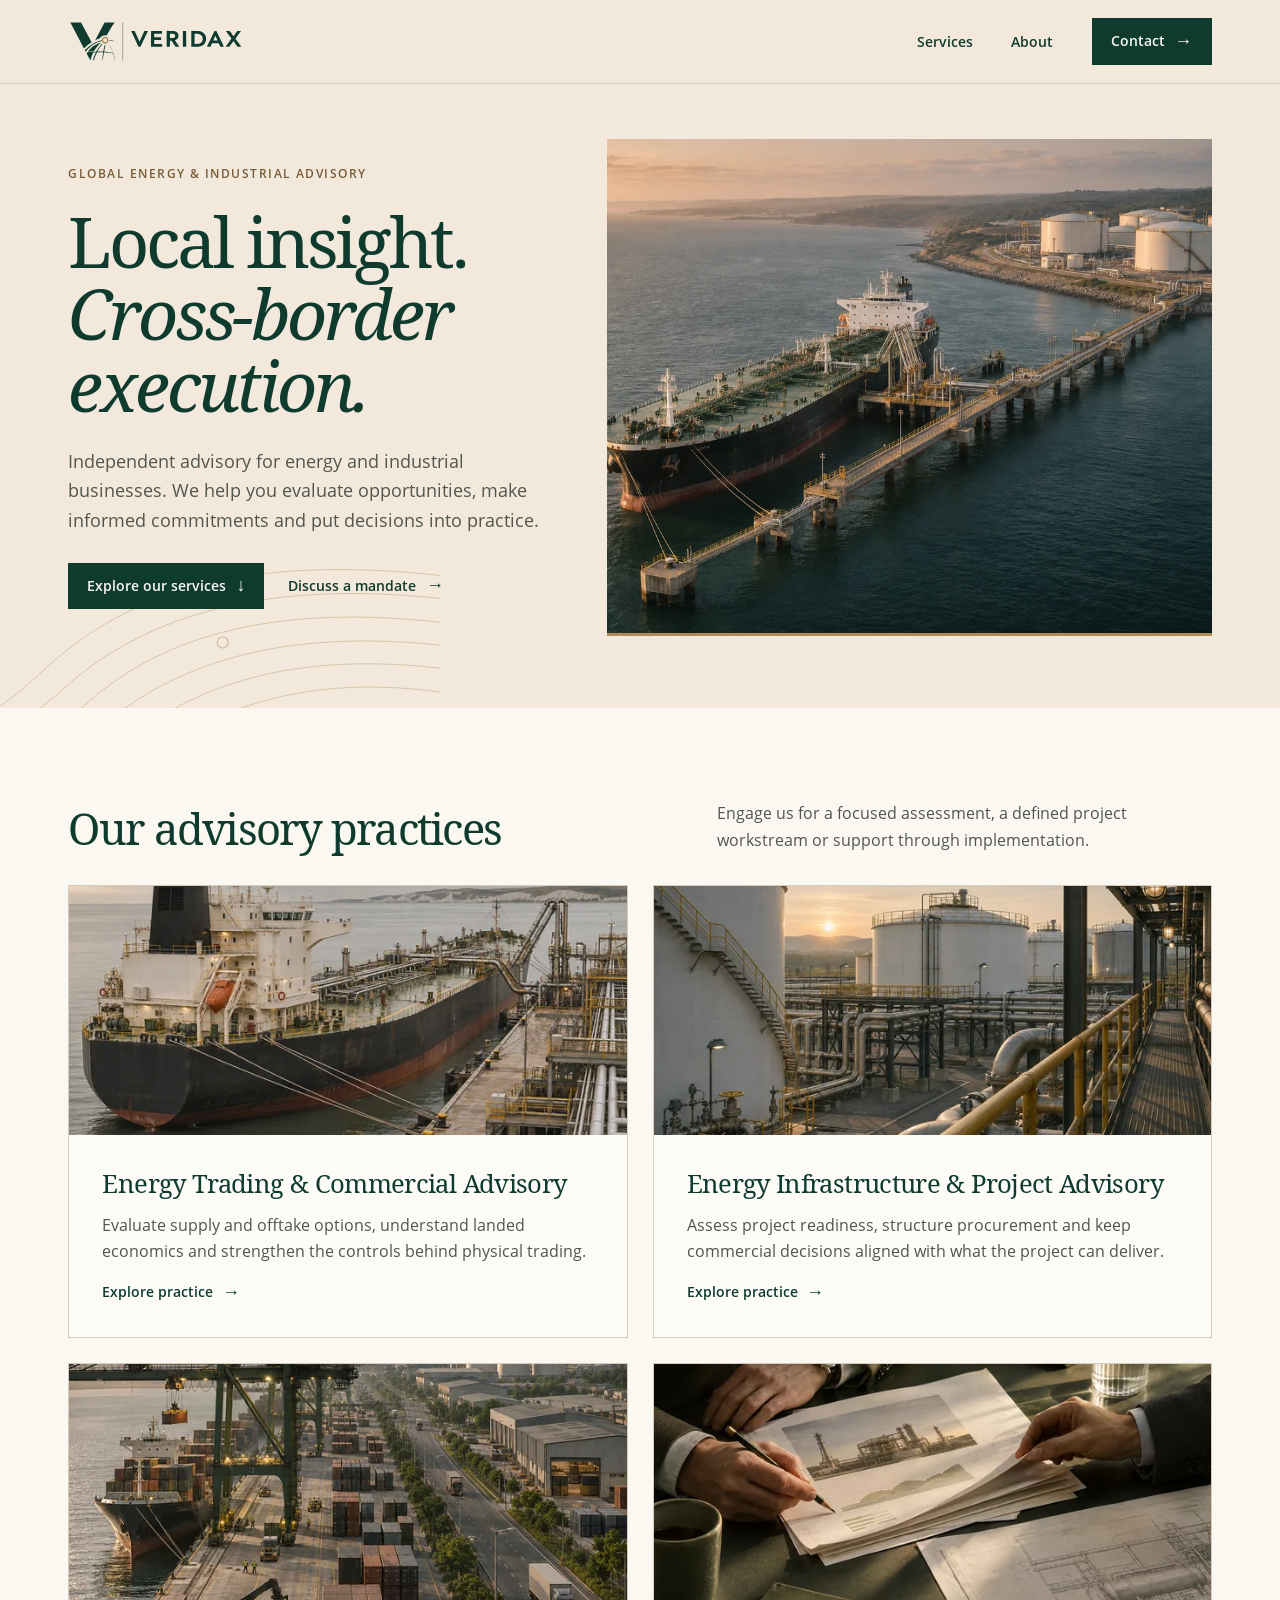
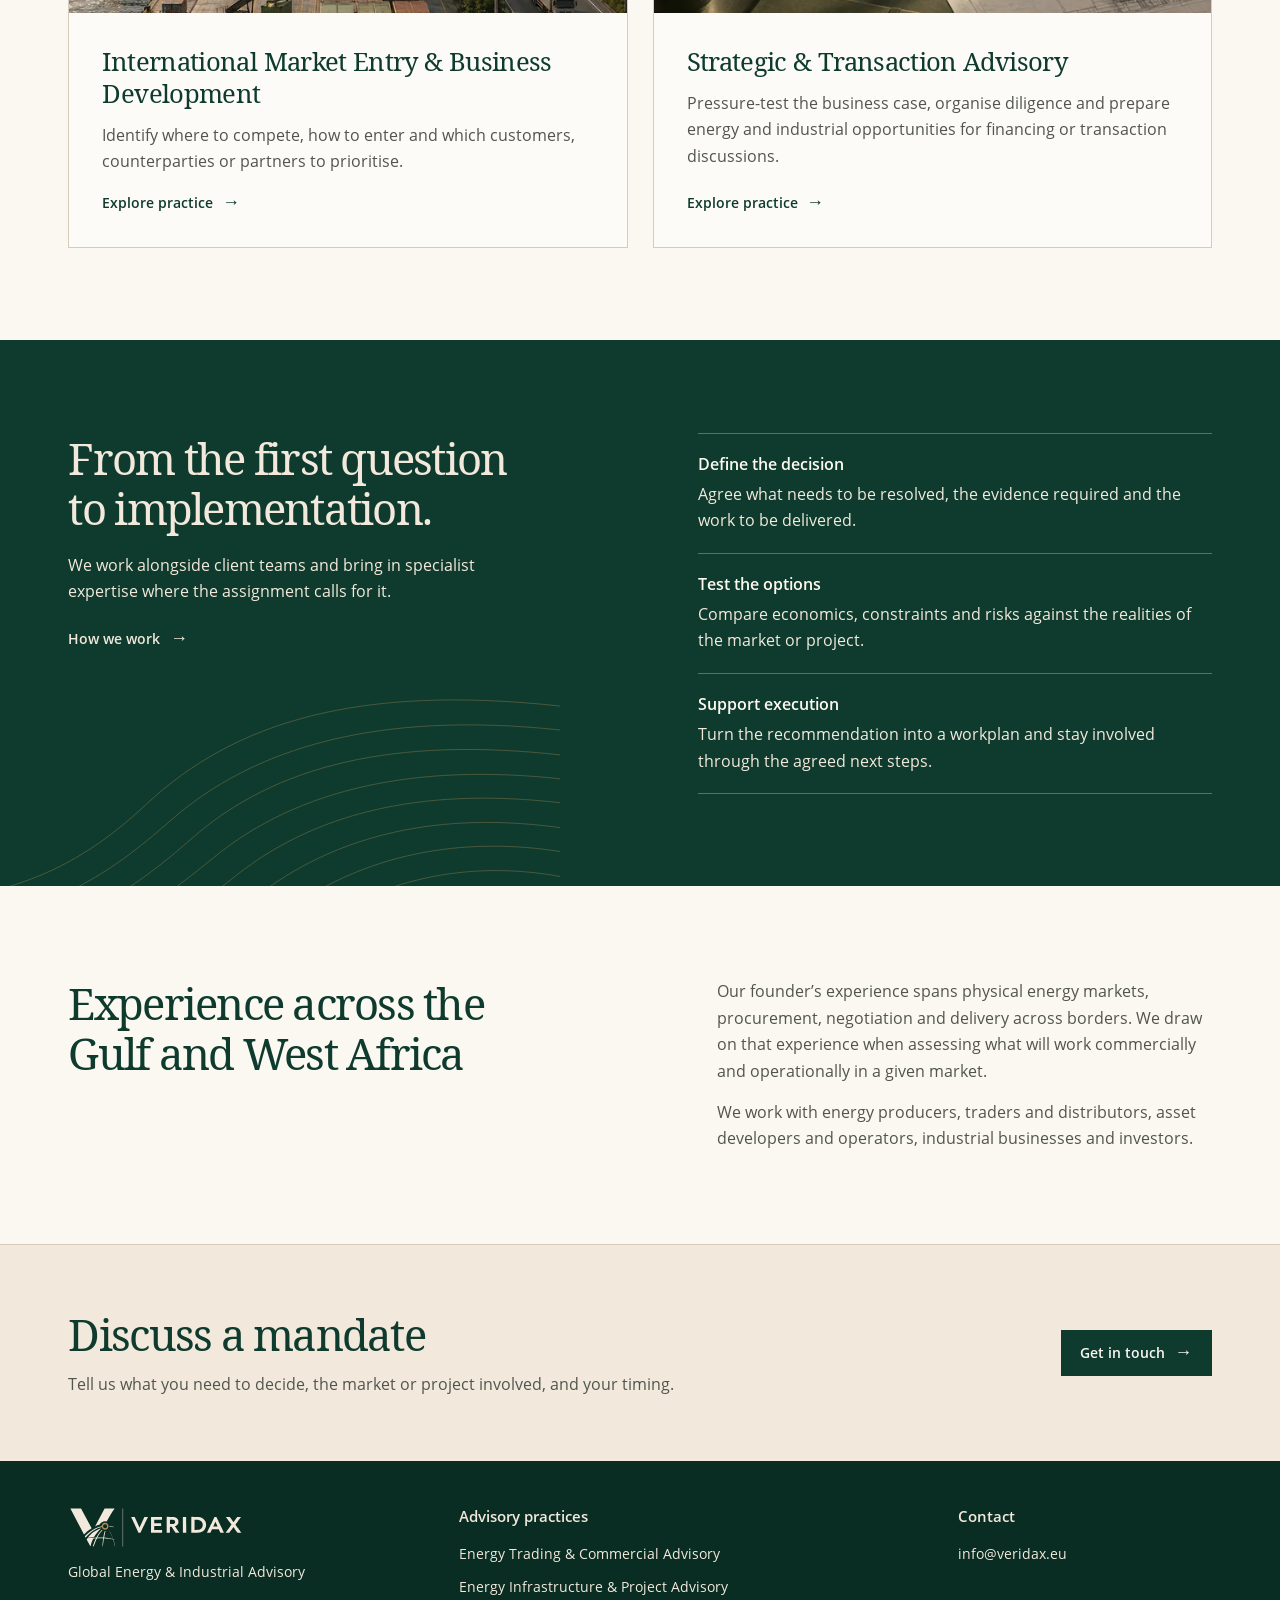
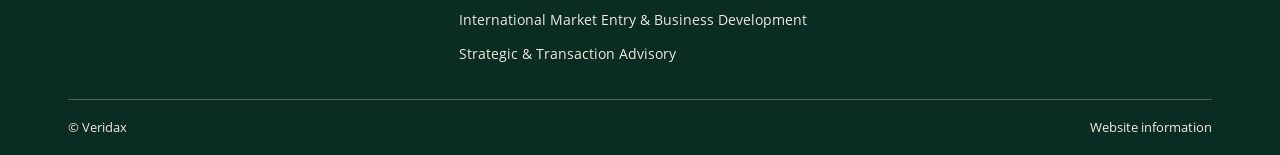
<file: index.html>
<!doctype html>
<html lang="en">
<head>
  <meta charset="utf-8">
  <meta name="viewport" content="width=device-width, initial-scale=1">
  <title>Veridax | Global Energy &amp; Industrial Advisory</title>
  <meta name="description" content="Veridax advises energy and industrial businesses on physical trading, infrastructure projects, market entry and transactions.">
  <meta name="theme-color" content="#F2E9DC">
  <link rel="canonical" href="https://veridax.eu/">
  <meta property="og:type" content="website">
  <meta property="og:site_name" content="Veridax">
  <meta property="og:title" content="Veridax | Global Energy &amp; Industrial Advisory">
  <meta property="og:description" content="Veridax advises energy and industrial businesses on physical trading, infrastructure projects, market entry and transactions.">
  <meta property="og:url" content="https://veridax.eu/">
  <meta property="og:image" content="https://veridax.eu/veridax-share.jpg">
  <meta property="og:image:width" content="1200">
  <meta property="og:image:height" content="630">
  <meta property="og:image:alt" content="Veridax wordmark and an illustrative coastal energy terminal">
  <meta name="twitter:card" content="summary_large_image">
  <link rel="icon" href="veridax-emblem.svg" type="image/svg+xml">
  <link rel="icon" href="favicon-32.png" type="image/png" sizes="32x32">
  <link rel="apple-touch-icon" href="apple-touch-icon.png">
  <link rel="stylesheet" href="site.css">
  <script src="site.js" defer></script>
  <script type="application/ld+json">{"@context": "https://schema.org", "@type": "Organization", "name": "Veridax", "url": "https://veridax.eu/", "email": "info@veridax.eu", "logo": "https://veridax.eu/veridax-logo-512.png", "description": "Veridax advises energy and industrial businesses on physical trading, infrastructure projects, market entry and transactions."}</script>
</head>
<body class="home-page">
  <a class="skip-link" href="#main">Skip to content</a>
  <header class="site-header">
    <div class="wrap header-inner">
      <a class="header-brand" href="index.html" aria-label="Veridax home">
        <img src="veridax-wordmark.svg" alt="Veridax" width="682" height="166">
      </a>
      <nav class="desktop-nav" aria-label="Main navigation"><a href="#services">Services</a>
        <a href="about.html">About</a>
        <a class="button button-primary nav-contact" href="contact.html">Contact <span class="link-arrow" aria-hidden="true">→</span></a></nav>
      <details class="mobile-menu">
        <summary>Menu <span class="menu-icon" aria-hidden="true"></span></summary>
        <nav aria-label="Main navigation"><a href="#services">Services</a>
        <a href="about.html">About</a>
        <a class="button button-primary nav-contact" href="contact.html">Contact <span class="link-arrow" aria-hidden="true">→</span></a></nav>
      </details>
    </div>
  </header>
  <main id="main" tabindex="-1">
    <section class="home-hero" aria-labelledby="hero-title">
      <div class="wrap home-hero-grid">
        <div class="home-hero-copy">
          <p class="eyebrow">Global Energy &amp; Industrial Advisory</p>
          <h1 id="hero-title">Local insight.<br><em>Cross-border<br class="hero-title-break"> execution.</em></h1>
          <p class="lede">Independent advisory for energy and industrial businesses. We help you evaluate opportunities, make informed commitments and put decisions into practice.</p>
          <div class="actions">
            <a class="button button-primary" href="#services">Explore our services <span class="link-arrow" aria-hidden="true">↓</span></a>
            <a class="text-link" href="contact.html">Discuss a mandate <span class="link-arrow" aria-hidden="true">→</span></a>
          </div>
        </div>
        <div class="home-hero-image"><img src="coastal-terminal-1500.webp" srcset="coastal-terminal-640.webp 640w, coastal-terminal-1080.webp 1080w, coastal-terminal-1500.webp 1500w" sizes="(max-width: 800px) 94vw, (max-width: 1320px) 53vw, 675px" alt="A tanker and storage tanks at a coastal energy terminal." width="1500" height="1000" decoding="async" fetchpriority="high"></div>
      </div>
    </section>
    <section class="section practices-section" id="services" aria-labelledby="practice-title">
      <div class="wrap">
        <div class="section-heading heading-pair">
          <h2 id="practice-title">Our advisory practices</h2>
          <p>Engage us for a focused assessment, a defined project workstream or support through implementation.</p>
        </div>
        <div class="practice-grid"><article class="practice-card">
      <a href="energy-trading-commercial-advisory.html">
        <div class="practice-photo photo-energy-trading"><img src="energy-trading-1200.webp" srcset="energy-trading-640.webp 640w, energy-trading-1200.webp 1200w" sizes="(max-width: 700px) 94vw, (max-width: 1320px) 46vw, 590px" alt="" width="1200" height="800" decoding="async" loading="lazy"></div>
        <div class="practice-card-body"><h3>Energy Trading &amp; Commercial Advisory</h3>
          <p>Evaluate supply and offtake options, understand landed economics and strengthen the controls behind physical trading.</p>
          <span class="practice-card-link" aria-hidden="true">Explore practice <span class="link-arrow" aria-hidden="true">→</span></span>
        </div>
      </a>
    </article>
<article class="practice-card">
      <a href="energy-infrastructure-project-advisory.html">
        <div class="practice-photo photo-energy-infrastructure"><img src="energy-infrastructure-1200.webp" srcset="energy-infrastructure-640.webp 640w, energy-infrastructure-1200.webp 1200w" sizes="(max-width: 700px) 94vw, (max-width: 1320px) 46vw, 590px" alt="" width="1200" height="800" decoding="async" loading="lazy"></div>
        <div class="practice-card-body"><h3>Energy Infrastructure &amp; Project Advisory</h3>
          <p>Assess project readiness, structure procurement and keep commercial decisions aligned with what the project can deliver.</p>
          <span class="practice-card-link" aria-hidden="true">Explore practice <span class="link-arrow" aria-hidden="true">→</span></span>
        </div>
      </a>
    </article>
<article class="practice-card">
      <a href="international-market-entry-business-development.html">
        <div class="practice-photo photo-market-entry"><img src="market-entry-1200.webp" srcset="market-entry-640.webp 640w, market-entry-1200.webp 1200w" sizes="(max-width: 700px) 94vw, (max-width: 1320px) 46vw, 590px" alt="" width="1200" height="800" decoding="async" loading="lazy"></div>
        <div class="practice-card-body"><h3>International Market Entry &amp; Business Development</h3>
          <p>Identify where to compete, how to enter and which customers, counterparties or partners to prioritise.</p>
          <span class="practice-card-link" aria-hidden="true">Explore practice <span class="link-arrow" aria-hidden="true">→</span></span>
        </div>
      </a>
    </article>
<article class="practice-card">
      <a href="strategic-transaction-advisory.html">
        <div class="practice-photo photo-transaction-advisory"><img src="transaction-advisory-1200.webp" srcset="transaction-advisory-640.webp 640w, transaction-advisory-1200.webp 1200w" sizes="(max-width: 700px) 94vw, (max-width: 1320px) 46vw, 590px" alt="" width="1200" height="800" decoding="async" loading="lazy"></div>
        <div class="practice-card-body"><h3>Strategic &amp; Transaction Advisory</h3>
          <p>Pressure-test the business case, organise diligence and prepare energy and industrial opportunities for financing or transaction discussions.</p>
          <span class="practice-card-link" aria-hidden="true">Explore practice <span class="link-arrow" aria-hidden="true">→</span></span>
        </div>
      </a>
    </article></div>
      </div>
    </section>
    <section class="section approach-band" aria-labelledby="approach-title">
      <div class="wrap approach-grid">
        <div>
          <h2 id="approach-title">From the first question to implementation.</h2>
          <p>We work alongside client teams and bring in specialist expertise where the assignment calls for it.</p>
          <a class="text-link text-link-light" href="about.html">How we work <span class="link-arrow" aria-hidden="true">→</span></a>
        </div>
        <ol class="approach-list">
          <li><strong>Define the decision</strong><span>Agree what needs to be resolved, the evidence required and the work to be delivered.</span></li>
          <li><strong>Test the options</strong><span>Compare economics, constraints and risks against the realities of the market or project.</span></li>
          <li><strong>Support execution</strong><span>Turn the recommendation into a workplan and stay involved through the agreed next steps.</span></li>
        </ol>
      </div>
    </section>
    <section class="section markets-section" aria-labelledby="markets-title">
      <div class="wrap heading-pair">
        <h2 id="markets-title">Experience across the Gulf and West Africa</h2>
        <div><p>Our founder’s experience spans physical energy markets, procurement, negotiation and delivery across borders. We draw on that experience when assessing what will work commercially and operationally in a given market.</p>
        <p>We work with energy producers, traders and distributors, asset developers and operators, industrial businesses and investors.</p></div>
      </div>
    </section>
    <section class="contact-band" aria-labelledby="contact-band-title">
      <div class="wrap contact-band-inner">
        <div><h2 id="contact-band-title">Discuss a mandate</h2><p>Tell us what you need to decide, the market or project involved, and your timing.</p></div>
        <a class="button button-primary" href="contact.html">Get in touch <span class="link-arrow" aria-hidden="true">→</span></a>
      </div>
    </section>
    </main>
  <footer class="site-footer">
    <div class="wrap">
      <div class="footer-grid">
        <div class="footer-identity">
          <a href="index.html" aria-label="Veridax home"><img src="veridax-wordmark-reverse.svg" alt="Veridax" width="682" height="166"></a>
          <p>Global Energy &amp; Industrial Advisory</p>
        </div>
        <nav aria-label="Advisory practices"><h2>Advisory practices</h2><ul><li><a href="energy-trading-commercial-advisory.html">Energy Trading &amp; Commercial Advisory</a></li>
<li><a href="energy-infrastructure-project-advisory.html">Energy Infrastructure &amp; Project Advisory</a></li>
<li><a href="international-market-entry-business-development.html">International Market Entry &amp; Business Development</a></li>
<li><a href="strategic-transaction-advisory.html">Strategic &amp; Transaction Advisory</a></li></ul></nav>
        <div><h2>Contact</h2><a class="footer-email" href="mailto:info@veridax.eu">info@veridax.eu</a></div>
      </div>
      <div class="footer-bottom"><span>© Veridax</span><a href="website-information.html">Website information</a></div>
    </div>
  </footer>
</body>
</html>
</file>
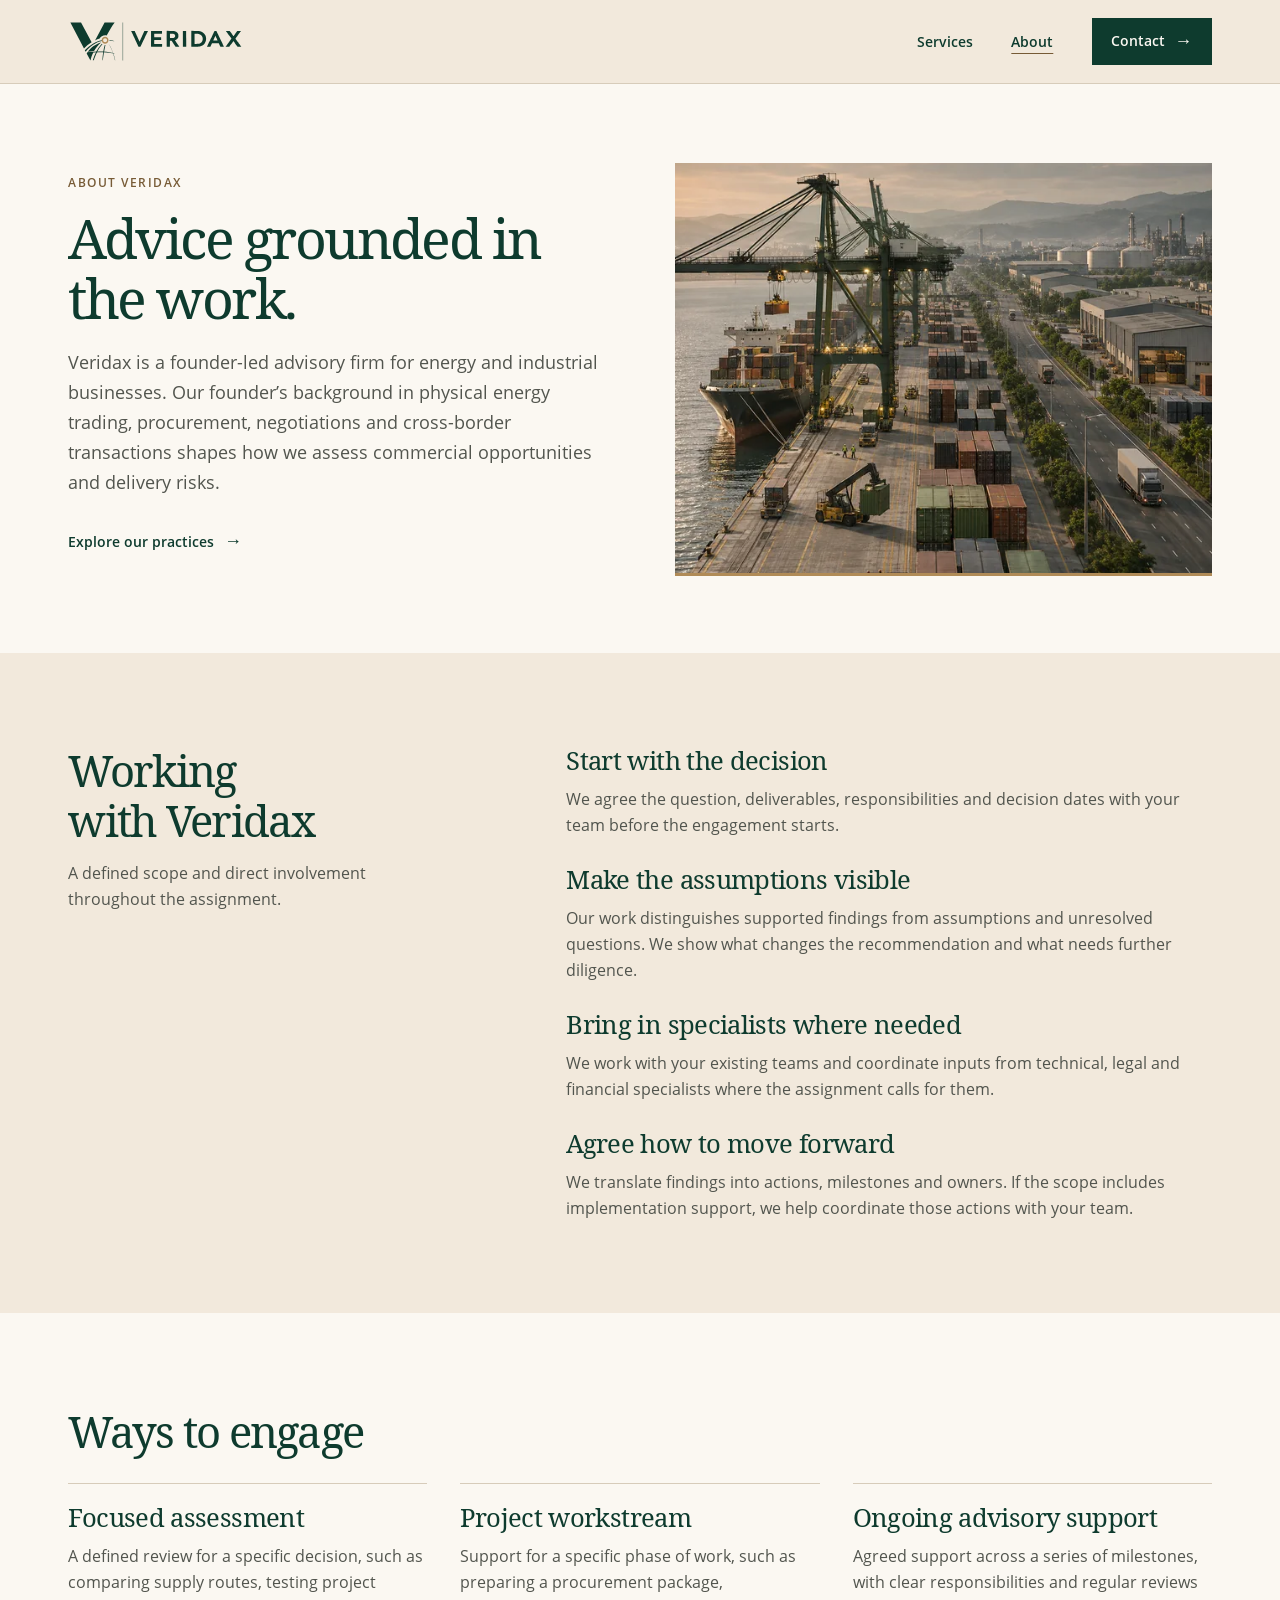
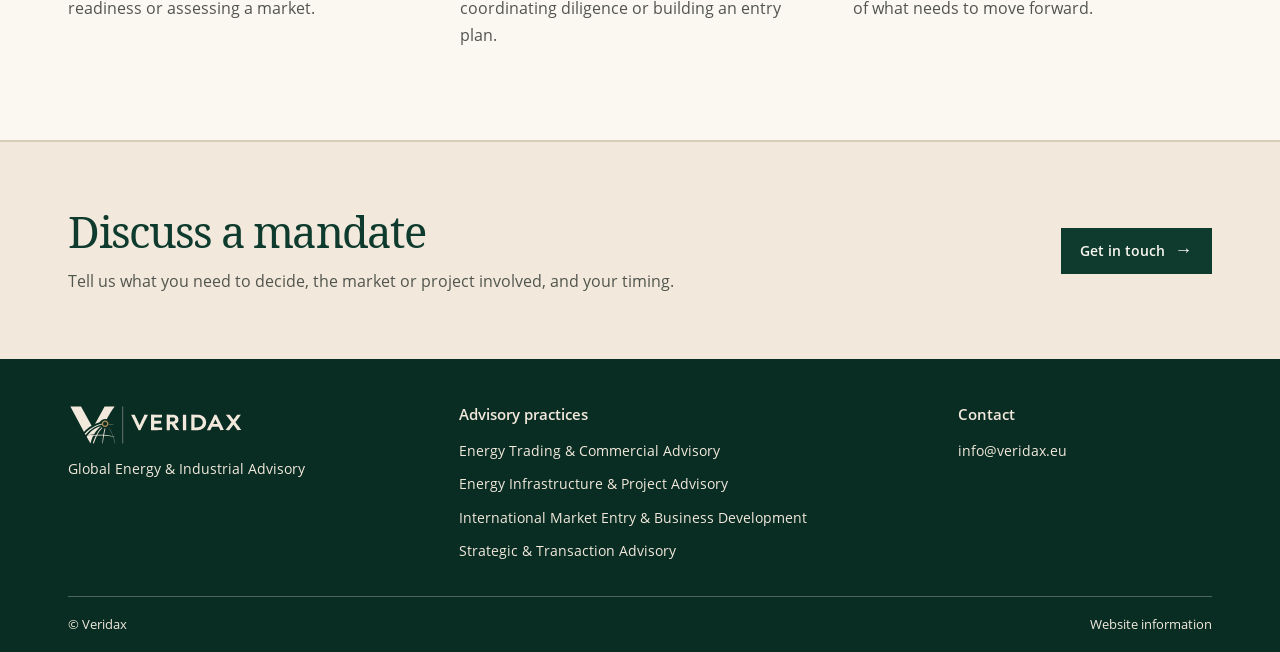
<file: about.html>
<!doctype html>
<html lang="en">
<head>
  <meta charset="utf-8">
  <meta name="viewport" content="width=device-width, initial-scale=1">
  <title>About Veridax | How We Work</title>
  <meta name="description" content="Veridax is a founder-led advisory firm combining commercial analysis with practical experience in energy and industrial markets.">
  <meta name="theme-color" content="#F2E9DC">
  <link rel="canonical" href="https://veridax.eu/about.html">
  <meta property="og:type" content="website">
  <meta property="og:site_name" content="Veridax">
  <meta property="og:title" content="About Veridax | How We Work">
  <meta property="og:description" content="Veridax is a founder-led advisory firm combining commercial analysis with practical experience in energy and industrial markets.">
  <meta property="og:url" content="https://veridax.eu/about.html">
  <meta property="og:image" content="https://veridax.eu/veridax-share.jpg">
  <meta property="og:image:width" content="1200">
  <meta property="og:image:height" content="630">
  <meta property="og:image:alt" content="Veridax wordmark and an illustrative coastal energy terminal">
  <meta name="twitter:card" content="summary_large_image">
  <link rel="icon" href="veridax-emblem.svg" type="image/svg+xml">
  <link rel="icon" href="favicon-32.png" type="image/png" sizes="32x32">
  <link rel="apple-touch-icon" href="apple-touch-icon.png">
  <link rel="stylesheet" href="site.css">
  <script src="site.js" defer></script>
  
</head>
<body class="about-page">
  <a class="skip-link" href="#main">Skip to content</a>
  <header class="site-header">
    <div class="wrap header-inner">
      <a class="header-brand" href="index.html" aria-label="Veridax home">
        <img src="veridax-wordmark.svg" alt="Veridax" width="682" height="166">
      </a>
      <nav class="desktop-nav" aria-label="Main navigation"><a href="index.html#services">Services</a>
        <a href="about.html" aria-current="page">About</a>
        <a class="button button-primary nav-contact" href="contact.html">Contact <span class="link-arrow" aria-hidden="true">→</span></a></nav>
      <details class="mobile-menu">
        <summary>Menu <span class="menu-icon" aria-hidden="true"></span></summary>
        <nav aria-label="Main navigation"><a href="index.html#services">Services</a>
        <a href="about.html" aria-current="page">About</a>
        <a class="button button-primary nav-contact" href="contact.html">Contact <span class="link-arrow" aria-hidden="true">→</span></a></nav>
      </details>
    </div>
  </header>
  <main id="main" tabindex="-1">
    <section class="practice-hero about-hero" aria-labelledby="about-title">
      <div class="wrap practice-hero-grid">
        <div class="practice-hero-copy"><p class="eyebrow">About Veridax</p><h1 id="about-title">Advice grounded in the work.</h1>
          <p class="lede">Veridax is a founder-led advisory firm for energy and industrial businesses. Our founder’s background in physical energy trading, procurement, negotiations and cross-border transactions shapes how we assess commercial opportunities and delivery risks.</p>
          <a class="text-link" href="index.html#services">Explore our practices <span class="link-arrow" aria-hidden="true">→</span></a>
        </div>
        <div class="practice-hero-image photo-market-entry"><img src="market-entry-1200.webp" srcset="market-entry-640.webp 640w, market-entry-1200.webp 1200w" sizes="(max-width: 800px) 94vw, 46vw" alt="An aerial view of a coastal port and its logistics routes." width="1200" height="800" decoding="async" fetchpriority="high"></div>
      </div>
    </section>
    <section class="section service-intent" aria-labelledby="working-title">
      <div class="wrap detail-grid">
        <div><h2 id="working-title">Working with Veridax</h2><p class="audience">A defined scope and direct involvement throughout the assignment.</p></div>
        <div class="prose-stack">
          <div><h3>Start with the decision</h3><p>We agree the question, deliverables, responsibilities and decision dates with your team before the engagement starts.</p></div>
          <div><h3>Make the assumptions visible</h3><p>Our work distinguishes supported findings from assumptions and unresolved questions. We show what changes the recommendation and what needs further diligence.</p></div>
          <div><h3>Bring in specialists where needed</h3><p>We work with your existing teams and coordinate inputs from technical, legal and financial specialists where the assignment calls for them.</p></div>
          <div><h3>Agree how to move forward</h3><p>We translate findings into actions, milestones and owners. If the scope includes implementation support, we help coordinate those actions with your team.</p></div>
        </div>
      </div>
    </section>
    <section class="section service-scope" aria-labelledby="engagements-title">
      <div class="wrap">
        <h2 id="engagements-title">Ways to engage</h2>
        <div class="capability-grid engagement-grid">
          <div><h3>Focused assessment</h3><p>A defined review for a specific decision, such as comparing supply routes, testing project readiness or assessing a market.</p></div>
          <div><h3>Project workstream</h3><p>Support for a specific phase of work, such as preparing a procurement package, coordinating diligence or building an entry plan.</p></div>
          <div><h3>Ongoing advisory support</h3><p>Agreed support across a series of milestones, with clear responsibilities and regular reviews of what needs to move forward.</p></div>
        </div>
      </div>
    </section>
    <section class="contact-band" aria-labelledby="contact-band-title">
      <div class="wrap contact-band-inner">
        <div><h2 id="contact-band-title">Discuss a mandate</h2><p>Tell us what you need to decide, the market or project involved, and your timing.</p></div>
        <a class="button button-primary" href="contact.html">Get in touch <span class="link-arrow" aria-hidden="true">→</span></a>
      </div>
    </section>
    </main>
  <footer class="site-footer">
    <div class="wrap">
      <div class="footer-grid">
        <div class="footer-identity">
          <a href="index.html" aria-label="Veridax home"><img src="veridax-wordmark-reverse.svg" alt="Veridax" width="682" height="166"></a>
          <p>Global Energy &amp; Industrial Advisory</p>
        </div>
        <nav aria-label="Advisory practices"><h2>Advisory practices</h2><ul><li><a href="energy-trading-commercial-advisory.html">Energy Trading &amp; Commercial Advisory</a></li>
<li><a href="energy-infrastructure-project-advisory.html">Energy Infrastructure &amp; Project Advisory</a></li>
<li><a href="international-market-entry-business-development.html">International Market Entry &amp; Business Development</a></li>
<li><a href="strategic-transaction-advisory.html">Strategic &amp; Transaction Advisory</a></li></ul></nav>
        <div><h2>Contact</h2><a class="footer-email" href="mailto:info@veridax.eu">info@veridax.eu</a></div>
      </div>
      <div class="footer-bottom"><span>© Veridax</span><a href="website-information.html">Website information</a></div>
    </div>
  </footer>
</body>
</html>
</file>
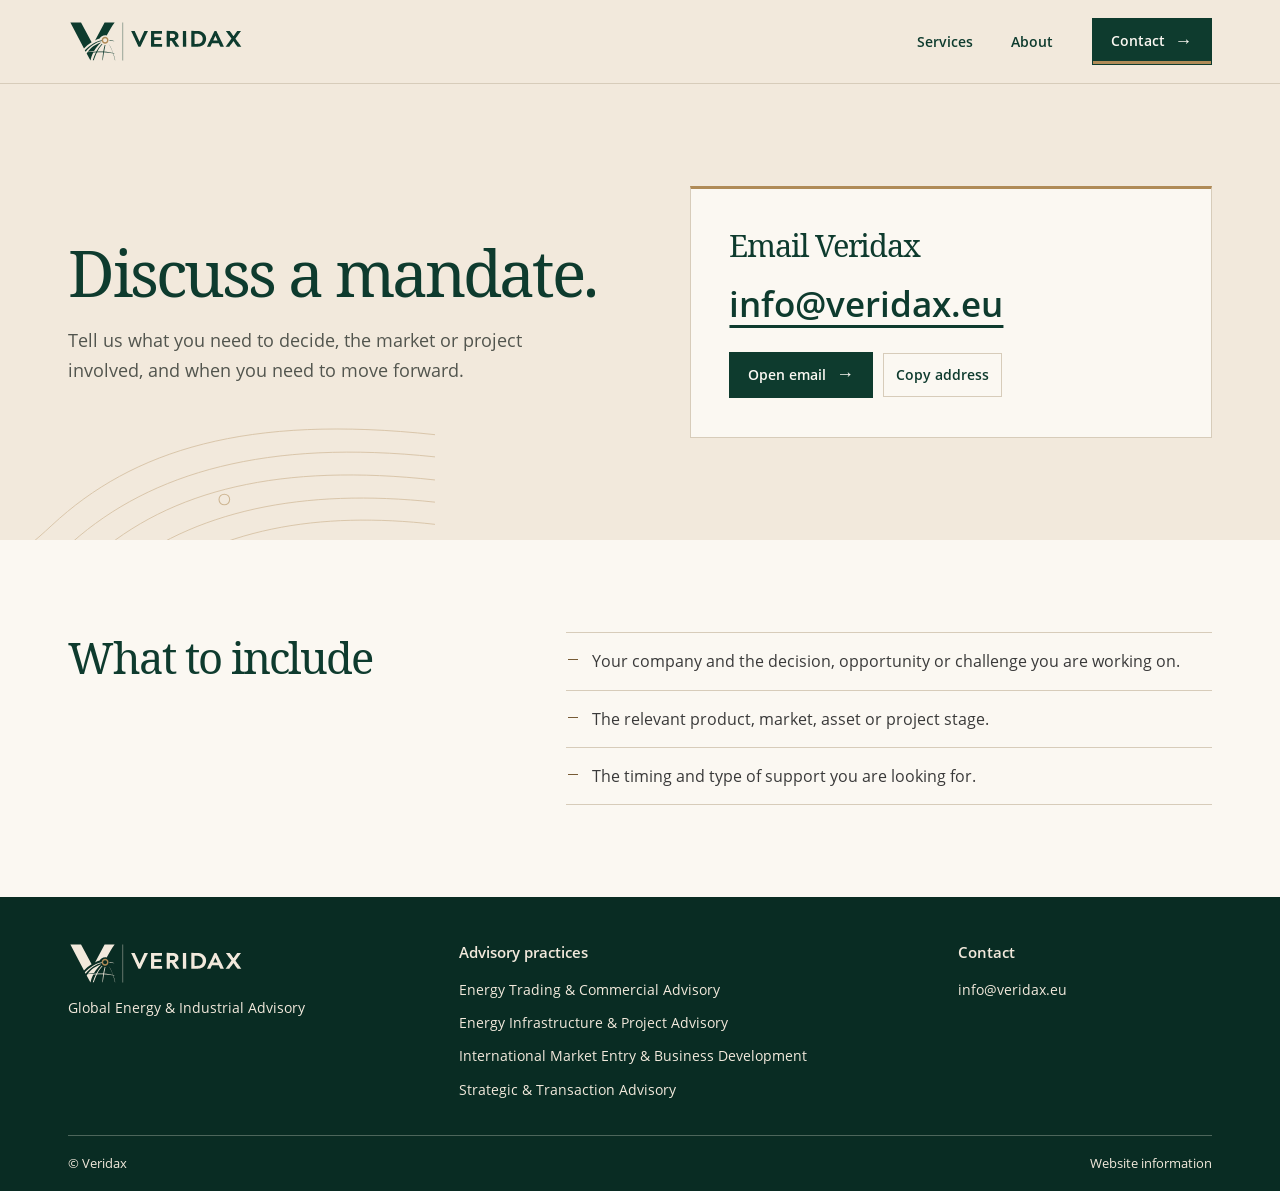
<file: contact.html>
<!doctype html>
<html lang="en">
<head>
  <meta charset="utf-8">
  <meta name="viewport" content="width=device-width, initial-scale=1">
  <title>Contact Veridax | Discuss a Mandate</title>
  <meta name="description" content="Contact Veridax to discuss an energy or industrial advisory assignment.">
  <meta name="theme-color" content="#F2E9DC">
  <link rel="canonical" href="https://veridax.eu/contact.html">
  <meta property="og:type" content="website">
  <meta property="og:site_name" content="Veridax">
  <meta property="og:title" content="Contact Veridax | Discuss a Mandate">
  <meta property="og:description" content="Contact Veridax to discuss an energy or industrial advisory assignment.">
  <meta property="og:url" content="https://veridax.eu/contact.html">
  <meta property="og:image" content="https://veridax.eu/veridax-share.jpg">
  <meta property="og:image:width" content="1200">
  <meta property="og:image:height" content="630">
  <meta property="og:image:alt" content="Veridax wordmark and an illustrative coastal energy terminal">
  <meta name="twitter:card" content="summary_large_image">
  <link rel="icon" href="veridax-emblem.svg" type="image/svg+xml">
  <link rel="icon" href="favicon-32.png" type="image/png" sizes="32x32">
  <link rel="apple-touch-icon" href="apple-touch-icon.png">
  <link rel="stylesheet" href="site.css">
  <script src="site.js" defer></script>
  
</head>
<body class="contact-page">
  <a class="skip-link" href="#main">Skip to content</a>
  <header class="site-header">
    <div class="wrap header-inner">
      <a class="header-brand" href="index.html" aria-label="Veridax home">
        <img src="veridax-wordmark.svg" alt="Veridax" width="682" height="166">
      </a>
      <nav class="desktop-nav" aria-label="Main navigation"><a href="index.html#services">Services</a>
        <a href="about.html">About</a>
        <a class="button button-primary nav-contact" href="contact.html" aria-current="page">Contact <span class="link-arrow" aria-hidden="true">→</span></a></nav>
      <details class="mobile-menu">
        <summary>Menu <span class="menu-icon" aria-hidden="true"></span></summary>
        <nav aria-label="Main navigation"><a href="index.html#services">Services</a>
        <a href="about.html">About</a>
        <a class="button button-primary nav-contact" href="contact.html" aria-current="page">Contact <span class="link-arrow" aria-hidden="true">→</span></a></nav>
      </details>
    </div>
  </header>
  <main id="main" tabindex="-1">
    <section class="contact-page-hero" aria-labelledby="enquiry-title">
      <div class="wrap contact-page-grid">
        <div><h1 id="enquiry-title">Discuss a mandate.</h1><p class="lede">Tell us what you need to decide, the market or project involved, and when you need to move forward.</p></div>
        <div class="email-panel">
          <h2>Email Veridax</h2><a class="contact-address" id="contact-address" href="mailto:info@veridax.eu?subject=Veridax%20enquiry">info@veridax.eu</a>
          <div class="actions email-actions">
            <a class="button button-primary" href="mailto:info@veridax.eu?subject=Veridax%20enquiry">Open email <span class="link-arrow" aria-hidden="true">→</span></a>
            <button type="button" class="copy-button" data-copy-email="info@veridax.eu" hidden>Copy address</button>
          </div>
          <p class="copy-status" role="status" aria-live="polite"></p>
        </div>
      </div>
    </section>
    <section class="section enquiry-notes" aria-labelledby="enquiry-details-title">
      <div class="wrap detail-grid"><h2 id="enquiry-details-title">What to include</h2>
        <ul class="ruled-list"><li>Your company and the decision, opportunity or challenge you are working on.</li><li>The relevant product, market, asset or project stage.</li><li>The timing and type of support you are looking for.</li></ul>
      </div>
    </section>
    </main>
  <footer class="site-footer">
    <div class="wrap">
      <div class="footer-grid">
        <div class="footer-identity">
          <a href="index.html" aria-label="Veridax home"><img src="veridax-wordmark-reverse.svg" alt="Veridax" width="682" height="166"></a>
          <p>Global Energy &amp; Industrial Advisory</p>
        </div>
        <nav aria-label="Advisory practices"><h2>Advisory practices</h2><ul><li><a href="energy-trading-commercial-advisory.html">Energy Trading &amp; Commercial Advisory</a></li>
<li><a href="energy-infrastructure-project-advisory.html">Energy Infrastructure &amp; Project Advisory</a></li>
<li><a href="international-market-entry-business-development.html">International Market Entry &amp; Business Development</a></li>
<li><a href="strategic-transaction-advisory.html">Strategic &amp; Transaction Advisory</a></li></ul></nav>
        <div><h2>Contact</h2><a class="footer-email" href="mailto:info@veridax.eu">info@veridax.eu</a></div>
      </div>
      <div class="footer-bottom"><span>© Veridax</span><a href="website-information.html">Website information</a></div>
    </div>
  </footer>
</body>
</html>
</file>
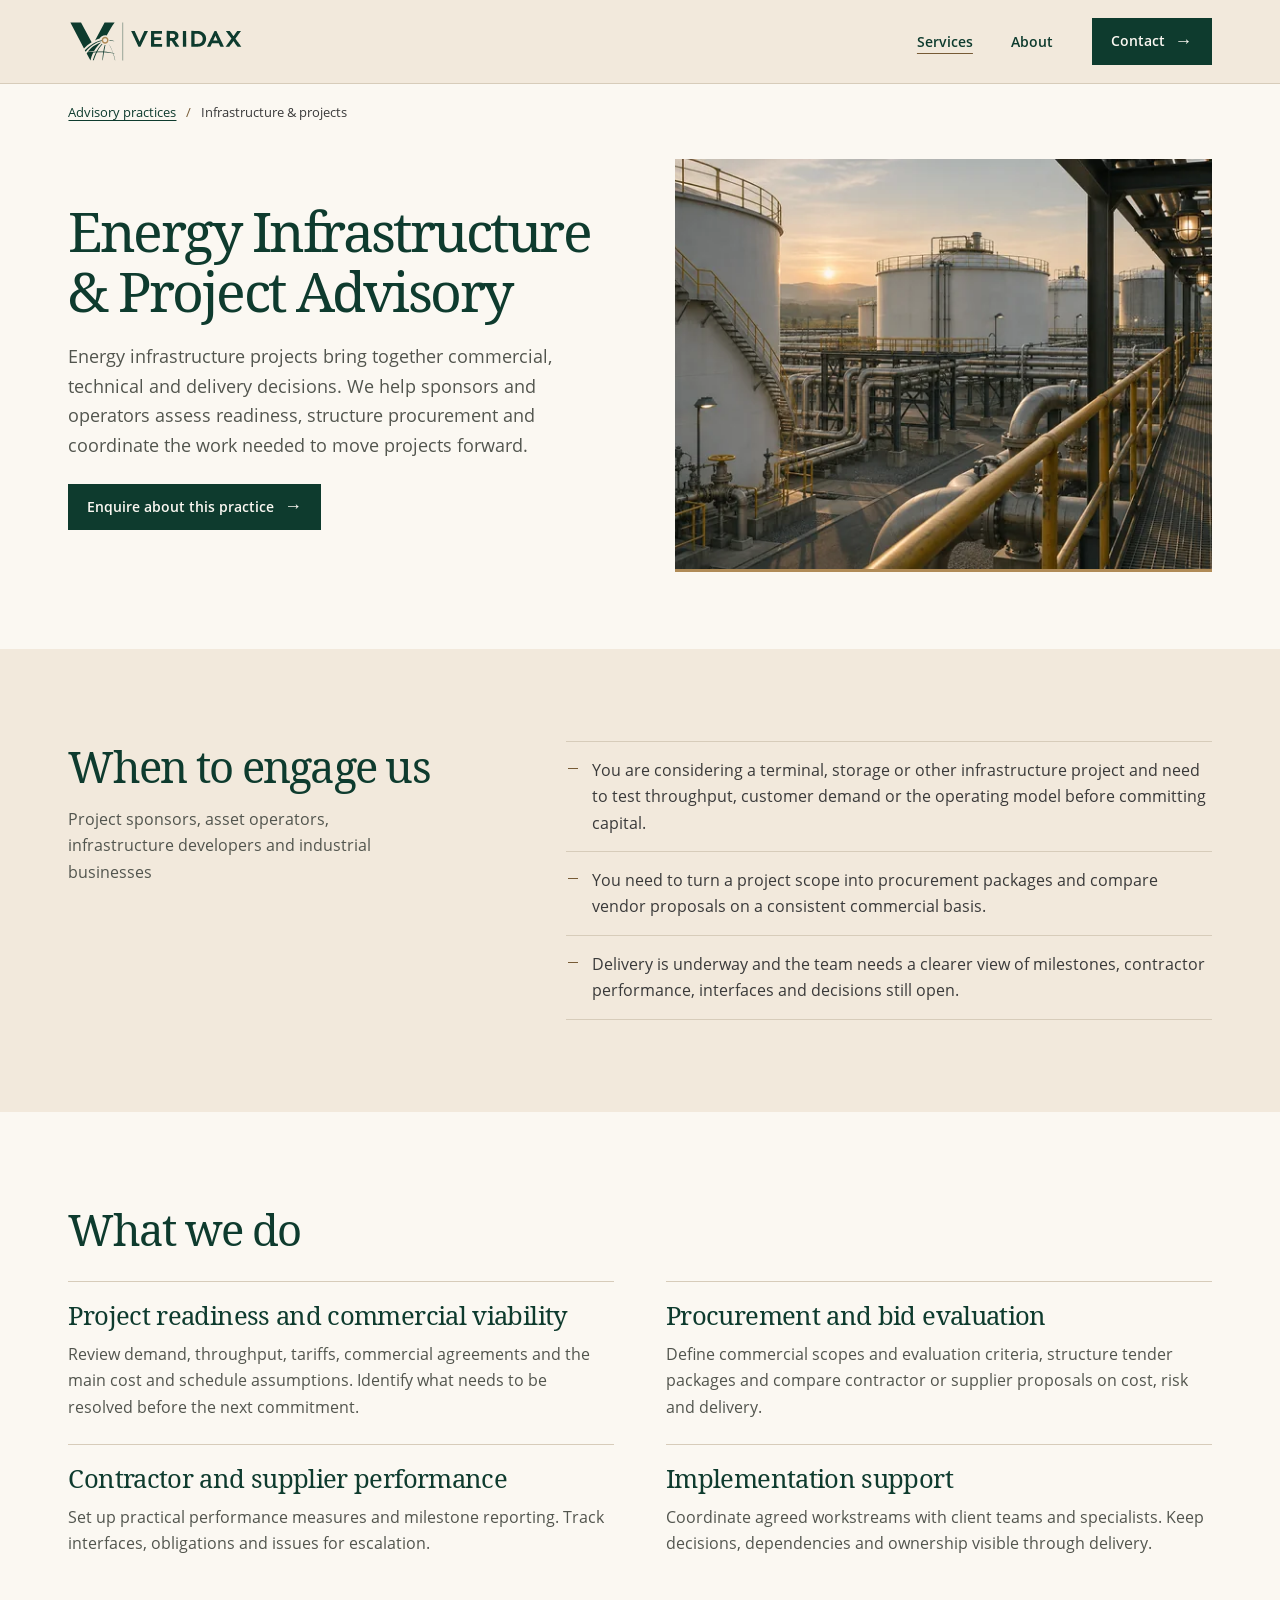
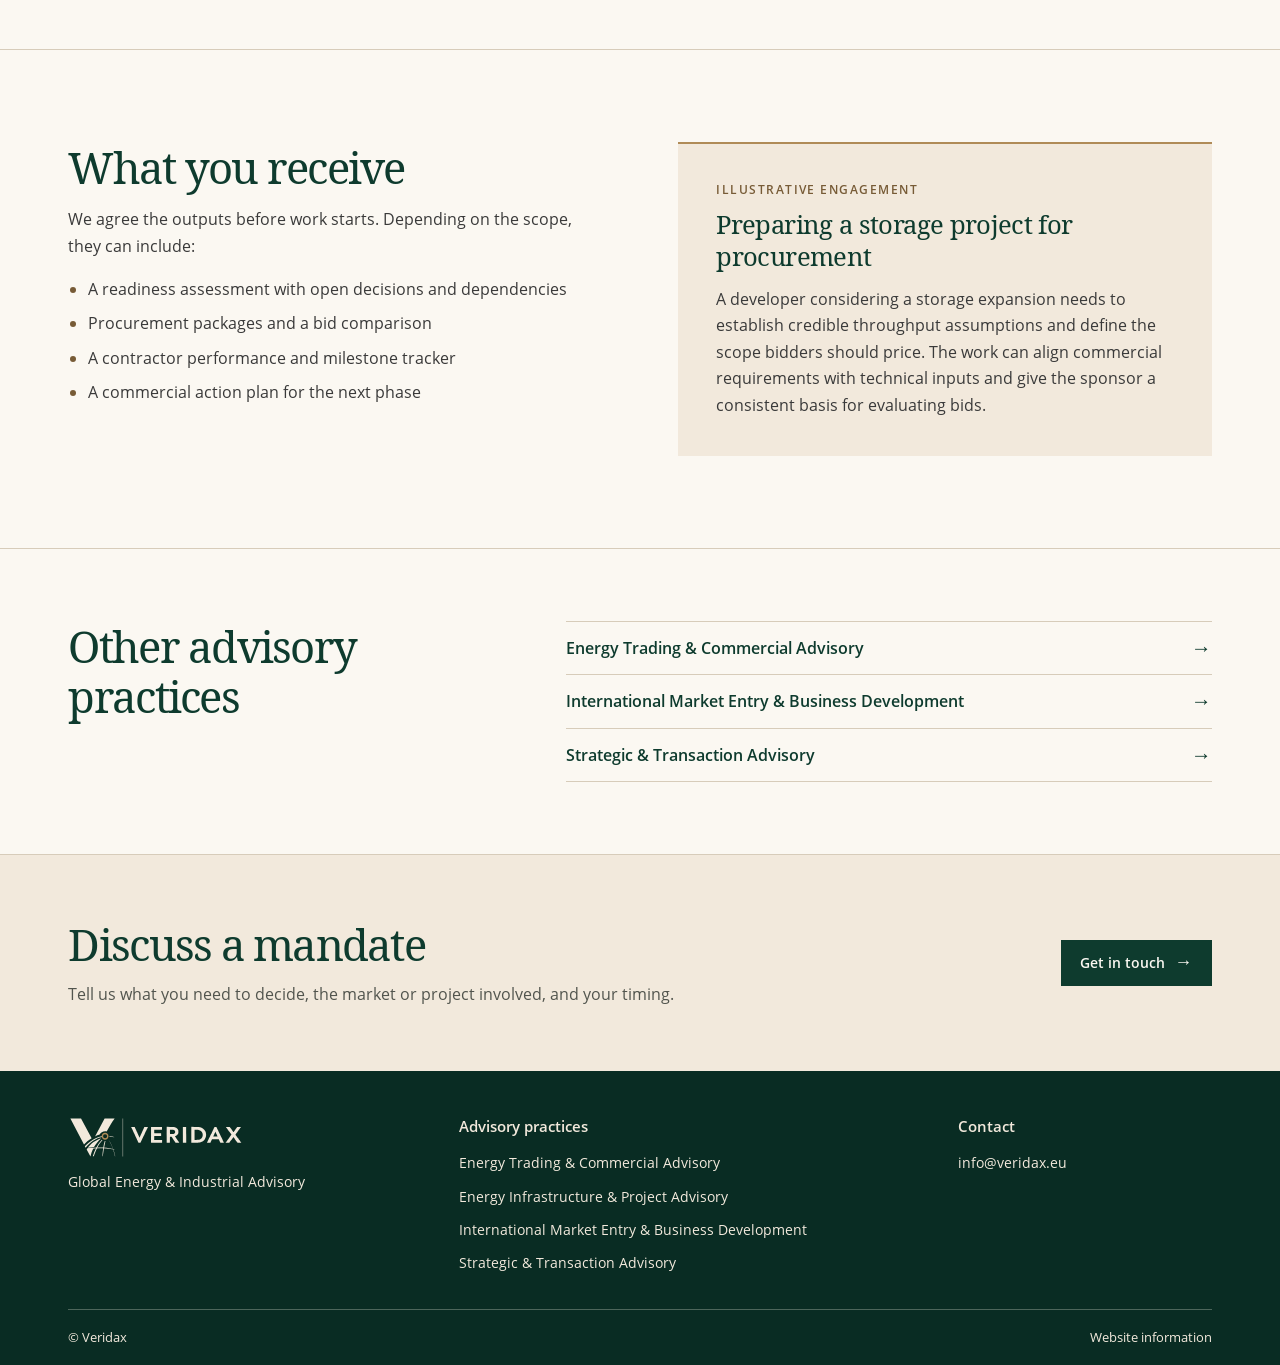
<file: energy-infrastructure-project-advisory.html>
<!doctype html>
<html lang="en">
<head>
  <meta charset="utf-8">
  <meta name="viewport" content="width=device-width, initial-scale=1">
  <title>Energy Infrastructure &amp; Project Advisory | Veridax</title>
  <meta name="description" content="Assess project readiness, structure procurement and keep commercial decisions aligned with what the project can deliver.">
  <meta name="theme-color" content="#F2E9DC">
  <link rel="canonical" href="https://veridax.eu/energy-infrastructure-project-advisory.html">
  <meta property="og:type" content="website">
  <meta property="og:site_name" content="Veridax">
  <meta property="og:title" content="Energy Infrastructure &amp; Project Advisory | Veridax">
  <meta property="og:description" content="Assess project readiness, structure procurement and keep commercial decisions aligned with what the project can deliver.">
  <meta property="og:url" content="https://veridax.eu/energy-infrastructure-project-advisory.html">
  <meta property="og:image" content="https://veridax.eu/veridax-share.jpg">
  <meta property="og:image:width" content="1200">
  <meta property="og:image:height" content="630">
  <meta property="og:image:alt" content="Veridax wordmark and an illustrative coastal energy terminal">
  <meta name="twitter:card" content="summary_large_image">
  <link rel="icon" href="veridax-emblem.svg" type="image/svg+xml">
  <link rel="icon" href="favicon-32.png" type="image/png" sizes="32x32">
  <link rel="apple-touch-icon" href="apple-touch-icon.png">
  <link rel="stylesheet" href="site.css">
  <script src="site.js" defer></script>
  
</head>
<body class="service-page">
  <a class="skip-link" href="#main">Skip to content</a>
  <header class="site-header">
    <div class="wrap header-inner">
      <a class="header-brand" href="index.html" aria-label="Veridax home">
        <img src="veridax-wordmark.svg" alt="Veridax" width="682" height="166">
      </a>
      <nav class="desktop-nav" aria-label="Main navigation"><a href="index.html#services" class="is-current">Services</a>
        <a href="about.html">About</a>
        <a class="button button-primary nav-contact" href="contact.html">Contact <span class="link-arrow" aria-hidden="true">→</span></a></nav>
      <details class="mobile-menu">
        <summary>Menu <span class="menu-icon" aria-hidden="true"></span></summary>
        <nav aria-label="Main navigation"><a href="index.html#services" class="is-current">Services</a>
        <a href="about.html">About</a>
        <a class="button button-primary nav-contact" href="contact.html">Contact <span class="link-arrow" aria-hidden="true">→</span></a></nav>
      </details>
    </div>
  </header>
  <main id="main" tabindex="-1">
    <div class="wrap breadcrumbs"><nav aria-label="Breadcrumb"><a href="index.html#services">Advisory practices</a><span aria-hidden="true">/</span><span aria-current="page">Infrastructure &amp; projects</span></nav></div>
    <section class="practice-hero" aria-labelledby="service-title">
      <div class="wrap practice-hero-grid">
        <div class="practice-hero-copy">
          <h1 id="service-title">Energy Infrastructure &amp; Project Advisory</h1><p class="lede">Energy infrastructure projects bring together commercial, technical and delivery decisions. We help sponsors and operators assess readiness, structure procurement and coordinate the work needed to move projects forward.</p>
          <a class="button button-primary" href="mailto:info@veridax.eu?subject=Veridax%20enquiry%20%7C%20Energy%20Infrastructure%20%26%20Project%20Advisory">Enquire about this practice <span class="link-arrow" aria-hidden="true">→</span></a>
        </div>
        <div class="practice-hero-image photo-energy-infrastructure"><img src="energy-infrastructure-1200.webp" srcset="energy-infrastructure-640.webp 640w, energy-infrastructure-1200.webp 1200w" sizes="(max-width: 800px) 94vw, (max-width: 1320px) 46vw, 560px" alt="Storage tanks and pipe racks at an energy facility." width="1200" height="800" decoding="async" fetchpriority="high"></div>
      </div>
    </section>
    <section class="section service-intent" aria-labelledby="engage-title">
      <div class="wrap detail-grid">
        <div><h2 id="engage-title">When to engage us</h2><p class="audience">Project sponsors, asset operators, infrastructure developers and industrial businesses</p></div>
        <ul class="ruled-list"><li>You are considering a terminal, storage or other infrastructure project and need to test throughput, customer demand or the operating model before committing capital.</li><li>You need to turn a project scope into procurement packages and compare vendor proposals on a consistent commercial basis.</li><li>Delivery is underway and the team needs a clearer view of milestones, contractor performance, interfaces and decisions still open.</li></ul>
      </div>
    </section>
    <section class="section service-scope" aria-labelledby="scope-title">
      <div class="wrap"><h2 id="scope-title">What we do</h2><div class="capability-grid"><div><h3>Project readiness and commercial viability</h3><p>Review demand, throughput, tariffs, commercial agreements and the main cost and schedule assumptions. Identify what needs to be resolved before the next commitment.</p></div><div><h3>Procurement and bid evaluation</h3><p>Define commercial scopes and evaluation criteria, structure tender packages and compare contractor or supplier proposals on cost, risk and delivery.</p></div><div><h3>Contractor and supplier performance</h3><p>Set up practical performance measures and milestone reporting. Track interfaces, obligations and issues for escalation.</p></div><div><h3>Implementation support</h3><p>Coordinate agreed workstreams with client teams and specialists. Keep decisions, dependencies and ownership visible through delivery.</p></div></div></div>
    </section>
    <section class="section" aria-labelledby="deliverable-title">
      <div class="wrap detail-grid delivery-grid">
        <div><h2 id="deliverable-title">What you receive</h2><p>We agree the outputs before work starts. Depending on the scope, they can include:</p><ul class="deliverables-list"><li>A readiness assessment with open decisions and dependencies</li><li>Procurement packages and a bid comparison</li><li>A contractor performance and milestone tracker</li><li>A commercial action plan for the next phase</li></ul></div>
        <aside class="example"><p class="eyebrow">Illustrative engagement</p><h3>Preparing a storage project for procurement</h3><p>A developer considering a storage expansion needs to establish credible throughput assumptions and define the scope bidders should price. The work can align commercial requirements with technical inputs and give the sponsor a consistent basis for evaluating bids.</p></aside>
      </div>
    </section>
    <section class="section other-practices" aria-labelledby="other-title">
      <div class="wrap detail-grid"><h2 id="other-title">Other advisory practices</h2><ul><li><a href="energy-trading-commercial-advisory.html">Energy Trading &amp; Commercial Advisory <span class="link-arrow" aria-hidden="true">→</span></a></li><li><a href="international-market-entry-business-development.html">International Market Entry &amp; Business Development <span class="link-arrow" aria-hidden="true">→</span></a></li><li><a href="strategic-transaction-advisory.html">Strategic &amp; Transaction Advisory <span class="link-arrow" aria-hidden="true">→</span></a></li></ul></div>
    </section>
    <section class="contact-band" aria-labelledby="contact-band-title">
      <div class="wrap contact-band-inner">
        <div><h2 id="contact-band-title">Discuss a mandate</h2><p>Tell us what you need to decide, the market or project involved, and your timing.</p></div>
        <a class="button button-primary" href="contact.html">Get in touch <span class="link-arrow" aria-hidden="true">→</span></a>
      </div>
    </section>
    </main>
  <footer class="site-footer">
    <div class="wrap">
      <div class="footer-grid">
        <div class="footer-identity">
          <a href="index.html" aria-label="Veridax home"><img src="veridax-wordmark-reverse.svg" alt="Veridax" width="682" height="166"></a>
          <p>Global Energy &amp; Industrial Advisory</p>
        </div>
        <nav aria-label="Advisory practices"><h2>Advisory practices</h2><ul><li><a href="energy-trading-commercial-advisory.html">Energy Trading &amp; Commercial Advisory</a></li>
<li><a href="energy-infrastructure-project-advisory.html">Energy Infrastructure &amp; Project Advisory</a></li>
<li><a href="international-market-entry-business-development.html">International Market Entry &amp; Business Development</a></li>
<li><a href="strategic-transaction-advisory.html">Strategic &amp; Transaction Advisory</a></li></ul></nav>
        <div><h2>Contact</h2><a class="footer-email" href="mailto:info@veridax.eu">info@veridax.eu</a></div>
      </div>
      <div class="footer-bottom"><span>© Veridax</span><a href="website-information.html">Website information</a></div>
    </div>
  </footer>
</body>
</html>
</file>
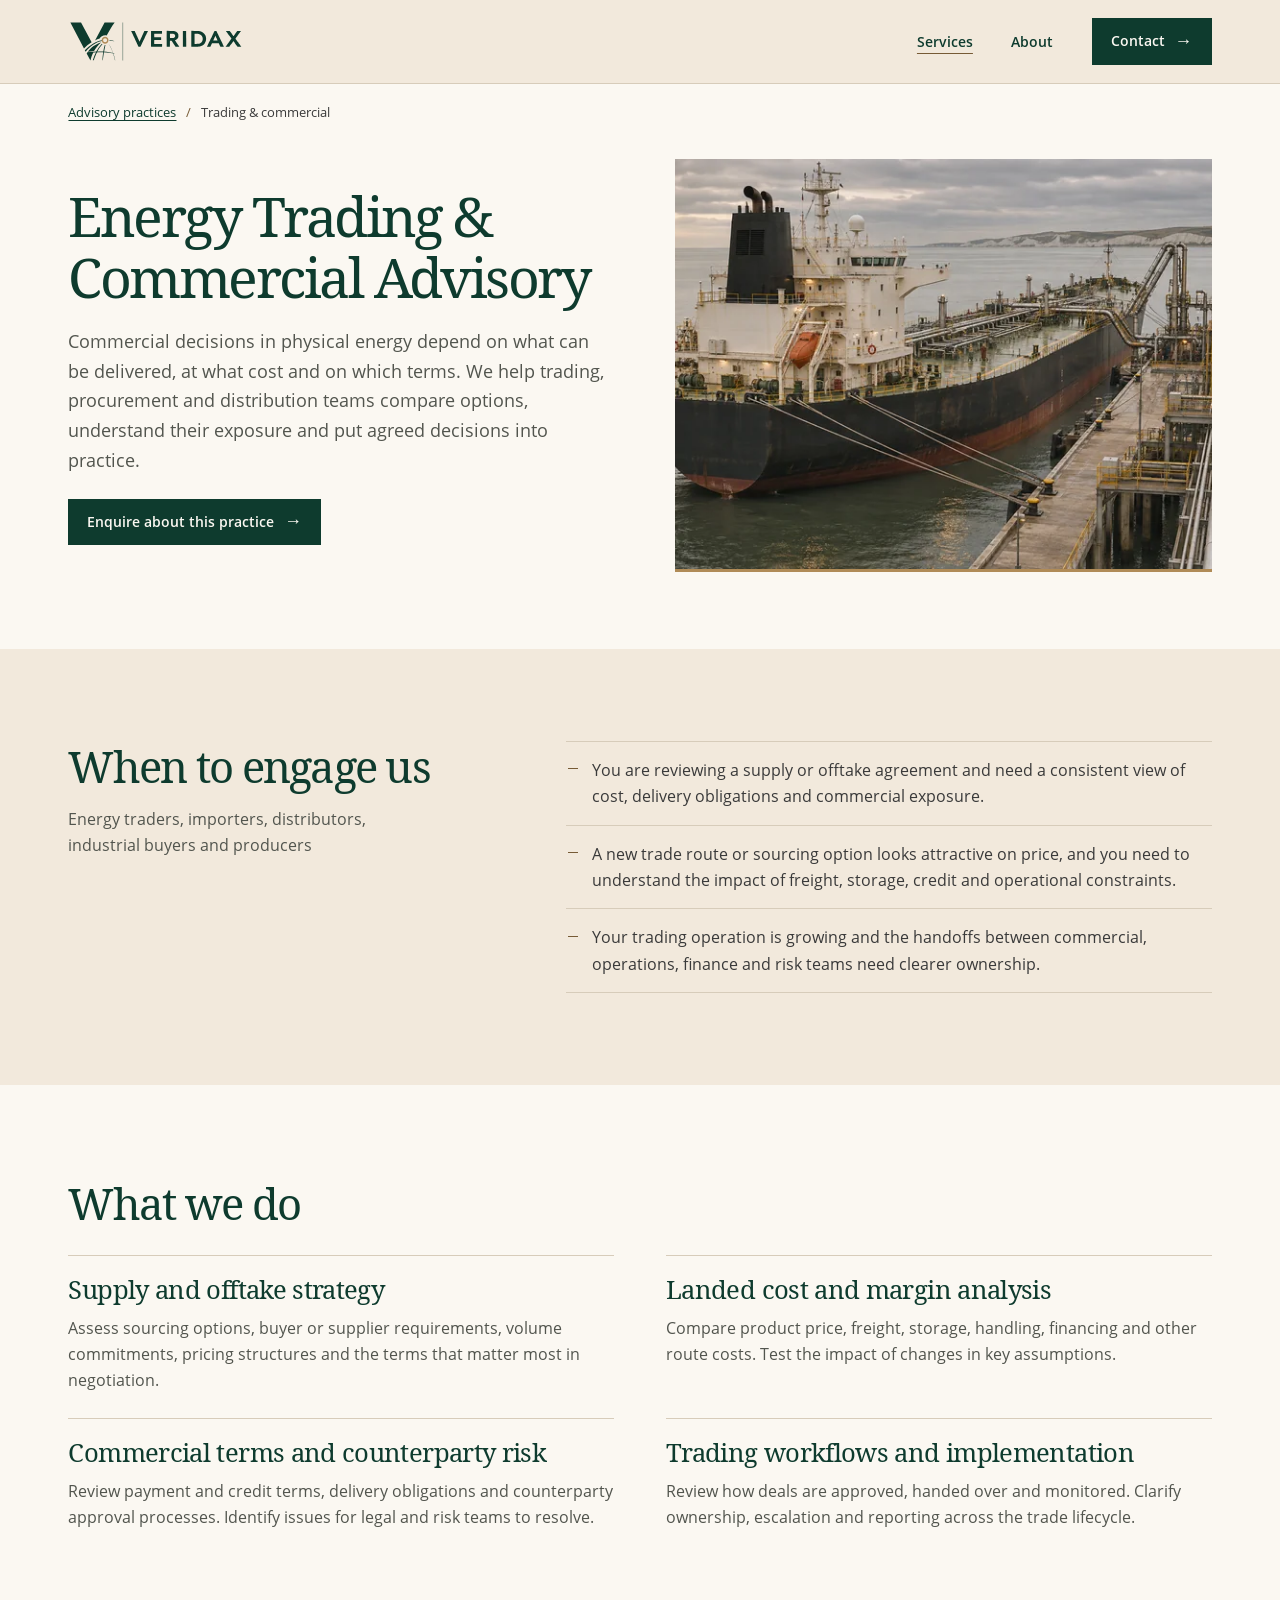
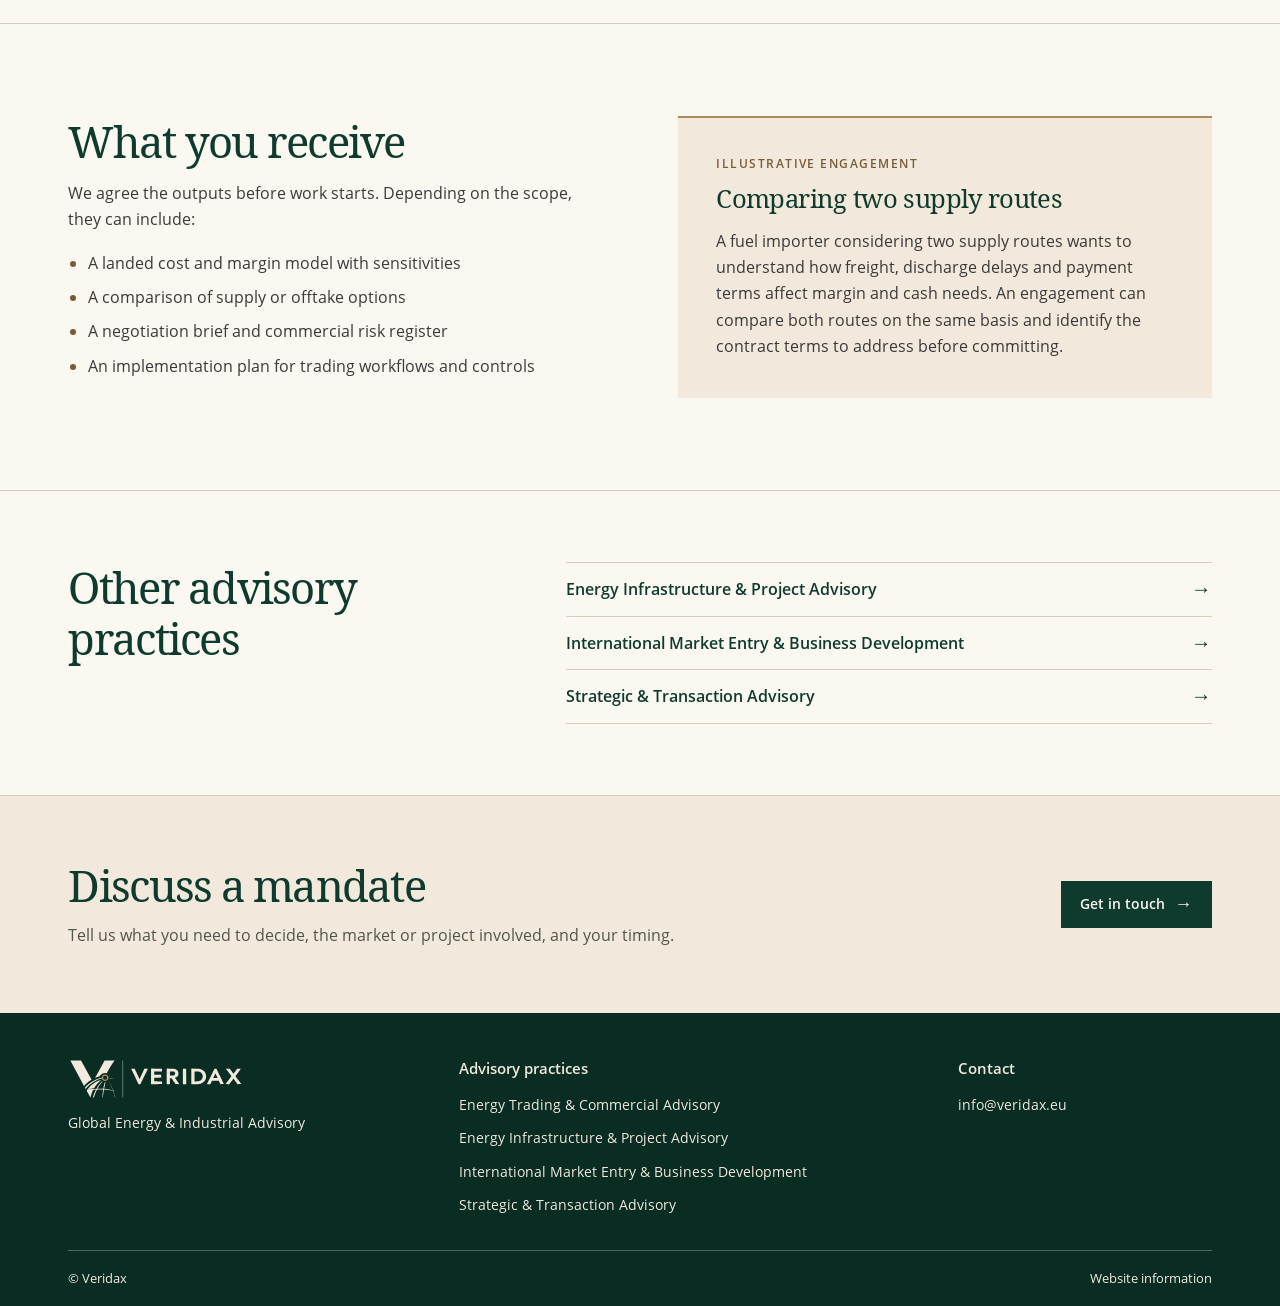
<file: energy-trading-commercial-advisory.html>
<!doctype html>
<html lang="en">
<head>
  <meta charset="utf-8">
  <meta name="viewport" content="width=device-width, initial-scale=1">
  <title>Energy Trading &amp; Commercial Advisory | Veridax</title>
  <meta name="description" content="Evaluate supply and offtake options, understand landed economics and strengthen the controls behind physical trading.">
  <meta name="theme-color" content="#F2E9DC">
  <link rel="canonical" href="https://veridax.eu/energy-trading-commercial-advisory.html">
  <meta property="og:type" content="website">
  <meta property="og:site_name" content="Veridax">
  <meta property="og:title" content="Energy Trading &amp; Commercial Advisory | Veridax">
  <meta property="og:description" content="Evaluate supply and offtake options, understand landed economics and strengthen the controls behind physical trading.">
  <meta property="og:url" content="https://veridax.eu/energy-trading-commercial-advisory.html">
  <meta property="og:image" content="https://veridax.eu/veridax-share.jpg">
  <meta property="og:image:width" content="1200">
  <meta property="og:image:height" content="630">
  <meta property="og:image:alt" content="Veridax wordmark and an illustrative coastal energy terminal">
  <meta name="twitter:card" content="summary_large_image">
  <link rel="icon" href="veridax-emblem.svg" type="image/svg+xml">
  <link rel="icon" href="favicon-32.png" type="image/png" sizes="32x32">
  <link rel="apple-touch-icon" href="apple-touch-icon.png">
  <link rel="stylesheet" href="site.css">
  <script src="site.js" defer></script>
  
</head>
<body class="service-page">
  <a class="skip-link" href="#main">Skip to content</a>
  <header class="site-header">
    <div class="wrap header-inner">
      <a class="header-brand" href="index.html" aria-label="Veridax home">
        <img src="veridax-wordmark.svg" alt="Veridax" width="682" height="166">
      </a>
      <nav class="desktop-nav" aria-label="Main navigation"><a href="index.html#services" class="is-current">Services</a>
        <a href="about.html">About</a>
        <a class="button button-primary nav-contact" href="contact.html">Contact <span class="link-arrow" aria-hidden="true">→</span></a></nav>
      <details class="mobile-menu">
        <summary>Menu <span class="menu-icon" aria-hidden="true"></span></summary>
        <nav aria-label="Main navigation"><a href="index.html#services" class="is-current">Services</a>
        <a href="about.html">About</a>
        <a class="button button-primary nav-contact" href="contact.html">Contact <span class="link-arrow" aria-hidden="true">→</span></a></nav>
      </details>
    </div>
  </header>
  <main id="main" tabindex="-1">
    <div class="wrap breadcrumbs"><nav aria-label="Breadcrumb"><a href="index.html#services">Advisory practices</a><span aria-hidden="true">/</span><span aria-current="page">Trading &amp; commercial</span></nav></div>
    <section class="practice-hero" aria-labelledby="service-title">
      <div class="wrap practice-hero-grid">
        <div class="practice-hero-copy">
          <h1 id="service-title">Energy Trading &amp; Commercial Advisory</h1><p class="lede">Commercial decisions in physical energy depend on what can be delivered, at what cost and on which terms. We help trading, procurement and distribution teams compare options, understand their exposure and put agreed decisions into practice.</p>
          <a class="button button-primary" href="mailto:info@veridax.eu?subject=Veridax%20enquiry%20%7C%20Energy%20Trading%20%26%20Commercial%20Advisory">Enquire about this practice <span class="link-arrow" aria-hidden="true">→</span></a>
        </div>
        <div class="practice-hero-image photo-energy-trading"><img src="energy-trading-1200.webp" srcset="energy-trading-640.webp 640w, energy-trading-1200.webp 1200w" sizes="(max-width: 800px) 94vw, (max-width: 1320px) 46vw, 560px" alt="A refined products tanker alongside a loading berth." width="1200" height="800" decoding="async" fetchpriority="high"></div>
      </div>
    </section>
    <section class="section service-intent" aria-labelledby="engage-title">
      <div class="wrap detail-grid">
        <div><h2 id="engage-title">When to engage us</h2><p class="audience">Energy traders, importers, distributors, industrial buyers and producers</p></div>
        <ul class="ruled-list"><li>You are reviewing a supply or offtake agreement and need a consistent view of cost, delivery obligations and commercial exposure.</li><li>A new trade route or sourcing option looks attractive on price, and you need to understand the impact of freight, storage, credit and operational constraints.</li><li>Your trading operation is growing and the handoffs between commercial, operations, finance and risk teams need clearer ownership.</li></ul>
      </div>
    </section>
    <section class="section service-scope" aria-labelledby="scope-title">
      <div class="wrap"><h2 id="scope-title">What we do</h2><div class="capability-grid"><div><h3>Supply and offtake strategy</h3><p>Assess sourcing options, buyer or supplier requirements, volume commitments, pricing structures and the terms that matter most in negotiation.</p></div><div><h3>Landed cost and margin analysis</h3><p>Compare product price, freight, storage, handling, financing and other route costs. Test the impact of changes in key assumptions.</p></div><div><h3>Commercial terms and counterparty risk</h3><p>Review payment and credit terms, delivery obligations and counterparty approval processes. Identify issues for legal and risk teams to resolve.</p></div><div><h3>Trading workflows and implementation</h3><p>Review how deals are approved, handed over and monitored. Clarify ownership, escalation and reporting across the trade lifecycle.</p></div></div></div>
    </section>
    <section class="section" aria-labelledby="deliverable-title">
      <div class="wrap detail-grid delivery-grid">
        <div><h2 id="deliverable-title">What you receive</h2><p>We agree the outputs before work starts. Depending on the scope, they can include:</p><ul class="deliverables-list"><li>A landed cost and margin model with sensitivities</li><li>A comparison of supply or offtake options</li><li>A negotiation brief and commercial risk register</li><li>An implementation plan for trading workflows and controls</li></ul></div>
        <aside class="example"><p class="eyebrow">Illustrative engagement</p><h3>Comparing two supply routes</h3><p>A fuel importer considering two supply routes wants to understand how freight, discharge delays and payment terms affect margin and cash needs. An engagement can compare both routes on the same basis and identify the contract terms to address before committing.</p></aside>
      </div>
    </section>
    <section class="section other-practices" aria-labelledby="other-title">
      <div class="wrap detail-grid"><h2 id="other-title">Other advisory practices</h2><ul><li><a href="energy-infrastructure-project-advisory.html">Energy Infrastructure &amp; Project Advisory <span class="link-arrow" aria-hidden="true">→</span></a></li><li><a href="international-market-entry-business-development.html">International Market Entry &amp; Business Development <span class="link-arrow" aria-hidden="true">→</span></a></li><li><a href="strategic-transaction-advisory.html">Strategic &amp; Transaction Advisory <span class="link-arrow" aria-hidden="true">→</span></a></li></ul></div>
    </section>
    <section class="contact-band" aria-labelledby="contact-band-title">
      <div class="wrap contact-band-inner">
        <div><h2 id="contact-band-title">Discuss a mandate</h2><p>Tell us what you need to decide, the market or project involved, and your timing.</p></div>
        <a class="button button-primary" href="contact.html">Get in touch <span class="link-arrow" aria-hidden="true">→</span></a>
      </div>
    </section>
    </main>
  <footer class="site-footer">
    <div class="wrap">
      <div class="footer-grid">
        <div class="footer-identity">
          <a href="index.html" aria-label="Veridax home"><img src="veridax-wordmark-reverse.svg" alt="Veridax" width="682" height="166"></a>
          <p>Global Energy &amp; Industrial Advisory</p>
        </div>
        <nav aria-label="Advisory practices"><h2>Advisory practices</h2><ul><li><a href="energy-trading-commercial-advisory.html">Energy Trading &amp; Commercial Advisory</a></li>
<li><a href="energy-infrastructure-project-advisory.html">Energy Infrastructure &amp; Project Advisory</a></li>
<li><a href="international-market-entry-business-development.html">International Market Entry &amp; Business Development</a></li>
<li><a href="strategic-transaction-advisory.html">Strategic &amp; Transaction Advisory</a></li></ul></nav>
        <div><h2>Contact</h2><a class="footer-email" href="mailto:info@veridax.eu">info@veridax.eu</a></div>
      </div>
      <div class="footer-bottom"><span>© Veridax</span><a href="website-information.html">Website information</a></div>
    </div>
  </footer>
</body>
</html>
</file>
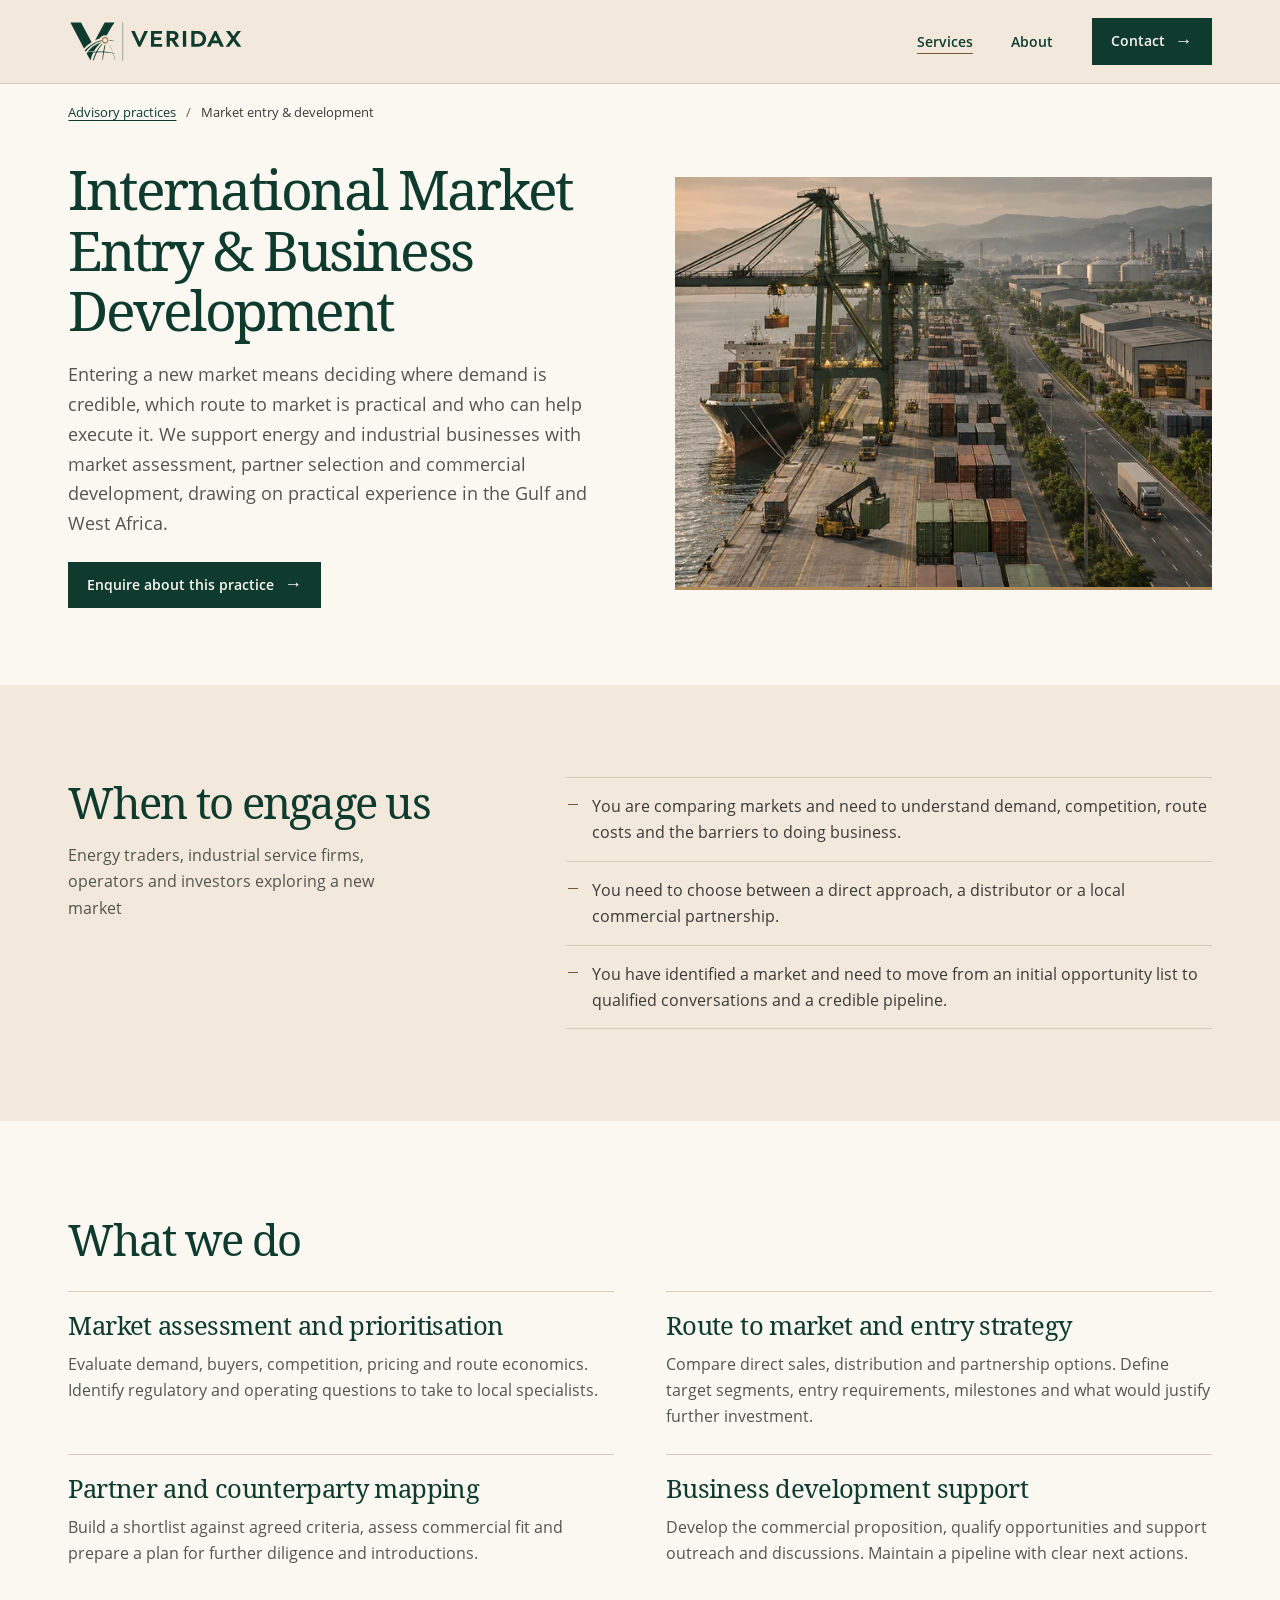
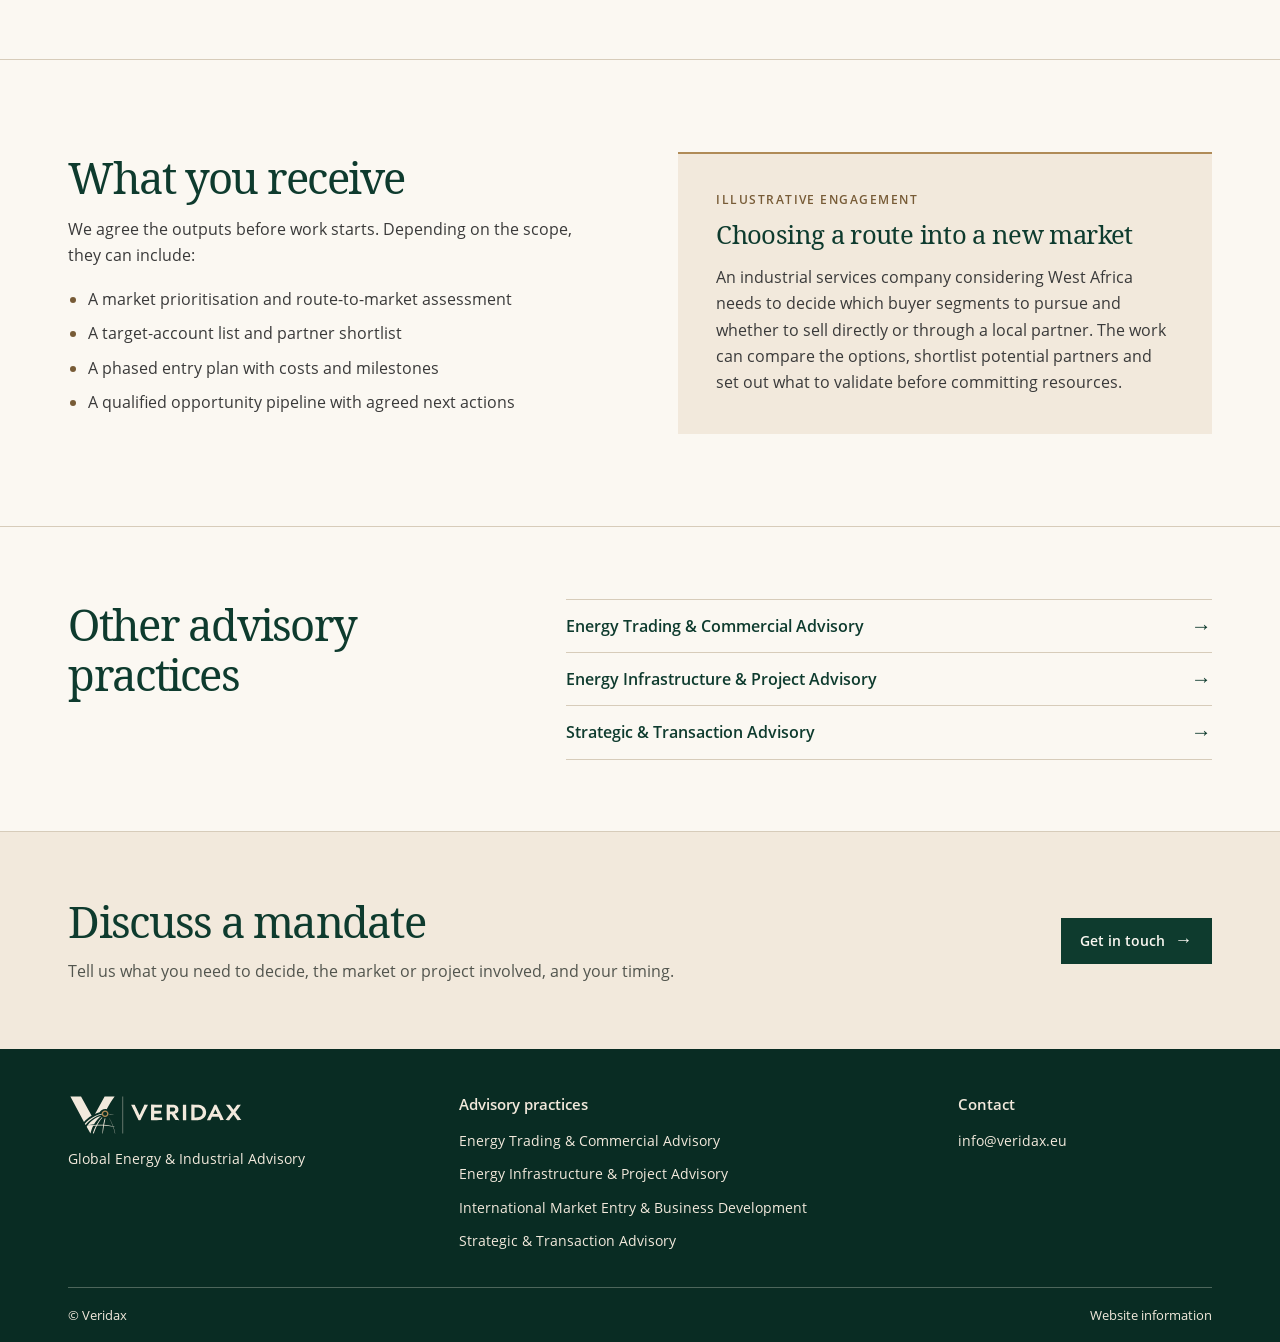
<file: international-market-entry-business-development.html>
<!doctype html>
<html lang="en">
<head>
  <meta charset="utf-8">
  <meta name="viewport" content="width=device-width, initial-scale=1">
  <title>International Market Entry &amp; Business Development | Veridax</title>
  <meta name="description" content="Identify where to compete, how to enter and which customers, counterparties or partners to prioritise.">
  <meta name="theme-color" content="#F2E9DC">
  <link rel="canonical" href="https://veridax.eu/international-market-entry-business-development.html">
  <meta property="og:type" content="website">
  <meta property="og:site_name" content="Veridax">
  <meta property="og:title" content="International Market Entry &amp; Business Development | Veridax">
  <meta property="og:description" content="Identify where to compete, how to enter and which customers, counterparties or partners to prioritise.">
  <meta property="og:url" content="https://veridax.eu/international-market-entry-business-development.html">
  <meta property="og:image" content="https://veridax.eu/veridax-share.jpg">
  <meta property="og:image:width" content="1200">
  <meta property="og:image:height" content="630">
  <meta property="og:image:alt" content="Veridax wordmark and an illustrative coastal energy terminal">
  <meta name="twitter:card" content="summary_large_image">
  <link rel="icon" href="veridax-emblem.svg" type="image/svg+xml">
  <link rel="icon" href="favicon-32.png" type="image/png" sizes="32x32">
  <link rel="apple-touch-icon" href="apple-touch-icon.png">
  <link rel="stylesheet" href="site.css">
  <script src="site.js" defer></script>
  
</head>
<body class="service-page">
  <a class="skip-link" href="#main">Skip to content</a>
  <header class="site-header">
    <div class="wrap header-inner">
      <a class="header-brand" href="index.html" aria-label="Veridax home">
        <img src="veridax-wordmark.svg" alt="Veridax" width="682" height="166">
      </a>
      <nav class="desktop-nav" aria-label="Main navigation"><a href="index.html#services" class="is-current">Services</a>
        <a href="about.html">About</a>
        <a class="button button-primary nav-contact" href="contact.html">Contact <span class="link-arrow" aria-hidden="true">→</span></a></nav>
      <details class="mobile-menu">
        <summary>Menu <span class="menu-icon" aria-hidden="true"></span></summary>
        <nav aria-label="Main navigation"><a href="index.html#services" class="is-current">Services</a>
        <a href="about.html">About</a>
        <a class="button button-primary nav-contact" href="contact.html">Contact <span class="link-arrow" aria-hidden="true">→</span></a></nav>
      </details>
    </div>
  </header>
  <main id="main" tabindex="-1">
    <div class="wrap breadcrumbs"><nav aria-label="Breadcrumb"><a href="index.html#services">Advisory practices</a><span aria-hidden="true">/</span><span aria-current="page">Market entry &amp; development</span></nav></div>
    <section class="practice-hero" aria-labelledby="service-title">
      <div class="wrap practice-hero-grid">
        <div class="practice-hero-copy">
          <h1 id="service-title">International Market Entry &amp; Business Development</h1><p class="lede">Entering a new market means deciding where demand is credible, which route to market is practical and who can help execute it. We support energy and industrial businesses with market assessment, partner selection and commercial development, drawing on practical experience in the Gulf and West Africa.</p>
          <a class="button button-primary" href="mailto:info@veridax.eu?subject=Veridax%20enquiry%20%7C%20International%20Market%20Entry%20%26%20Business%20Development">Enquire about this practice <span class="link-arrow" aria-hidden="true">→</span></a>
        </div>
        <div class="practice-hero-image photo-market-entry"><img src="market-entry-1200.webp" srcset="market-entry-640.webp 640w, market-entry-1200.webp 1200w" sizes="(max-width: 800px) 94vw, (max-width: 1320px) 46vw, 560px" alt="Port cranes, warehouses and transport routes at a coastal logistics gateway." width="1200" height="800" decoding="async" fetchpriority="high"></div>
      </div>
    </section>
    <section class="section service-intent" aria-labelledby="engage-title">
      <div class="wrap detail-grid">
        <div><h2 id="engage-title">When to engage us</h2><p class="audience">Energy traders, industrial service firms, operators and investors exploring a new market</p></div>
        <ul class="ruled-list"><li>You are comparing markets and need to understand demand, competition, route costs and the barriers to doing business.</li><li>You need to choose between a direct approach, a distributor or a local commercial partnership.</li><li>You have identified a market and need to move from an initial opportunity list to qualified conversations and a credible pipeline.</li></ul>
      </div>
    </section>
    <section class="section service-scope" aria-labelledby="scope-title">
      <div class="wrap"><h2 id="scope-title">What we do</h2><div class="capability-grid"><div><h3>Market assessment and prioritisation</h3><p>Evaluate demand, buyers, competition, pricing and route economics. Identify regulatory and operating questions to take to local specialists.</p></div><div><h3>Route to market and entry strategy</h3><p>Compare direct sales, distribution and partnership options. Define target segments, entry requirements, milestones and what would justify further investment.</p></div><div><h3>Partner and counterparty mapping</h3><p>Build a shortlist against agreed criteria, assess commercial fit and prepare a plan for further diligence and introductions.</p></div><div><h3>Business development support</h3><p>Develop the commercial proposition, qualify opportunities and support outreach and discussions. Maintain a pipeline with clear next actions.</p></div></div></div>
    </section>
    <section class="section" aria-labelledby="deliverable-title">
      <div class="wrap detail-grid delivery-grid">
        <div><h2 id="deliverable-title">What you receive</h2><p>We agree the outputs before work starts. Depending on the scope, they can include:</p><ul class="deliverables-list"><li>A market prioritisation and route-to-market assessment</li><li>A target-account list and partner shortlist</li><li>A phased entry plan with costs and milestones</li><li>A qualified opportunity pipeline with agreed next actions</li></ul></div>
        <aside class="example"><p class="eyebrow">Illustrative engagement</p><h3>Choosing a route into a new market</h3><p>An industrial services company considering West Africa needs to decide which buyer segments to pursue and whether to sell directly or through a local partner. The work can compare the options, shortlist potential partners and set out what to validate before committing resources.</p></aside>
      </div>
    </section>
    <section class="section other-practices" aria-labelledby="other-title">
      <div class="wrap detail-grid"><h2 id="other-title">Other advisory practices</h2><ul><li><a href="energy-trading-commercial-advisory.html">Energy Trading &amp; Commercial Advisory <span class="link-arrow" aria-hidden="true">→</span></a></li><li><a href="energy-infrastructure-project-advisory.html">Energy Infrastructure &amp; Project Advisory <span class="link-arrow" aria-hidden="true">→</span></a></li><li><a href="strategic-transaction-advisory.html">Strategic &amp; Transaction Advisory <span class="link-arrow" aria-hidden="true">→</span></a></li></ul></div>
    </section>
    <section class="contact-band" aria-labelledby="contact-band-title">
      <div class="wrap contact-band-inner">
        <div><h2 id="contact-band-title">Discuss a mandate</h2><p>Tell us what you need to decide, the market or project involved, and your timing.</p></div>
        <a class="button button-primary" href="contact.html">Get in touch <span class="link-arrow" aria-hidden="true">→</span></a>
      </div>
    </section>
    </main>
  <footer class="site-footer">
    <div class="wrap">
      <div class="footer-grid">
        <div class="footer-identity">
          <a href="index.html" aria-label="Veridax home"><img src="veridax-wordmark-reverse.svg" alt="Veridax" width="682" height="166"></a>
          <p>Global Energy &amp; Industrial Advisory</p>
        </div>
        <nav aria-label="Advisory practices"><h2>Advisory practices</h2><ul><li><a href="energy-trading-commercial-advisory.html">Energy Trading &amp; Commercial Advisory</a></li>
<li><a href="energy-infrastructure-project-advisory.html">Energy Infrastructure &amp; Project Advisory</a></li>
<li><a href="international-market-entry-business-development.html">International Market Entry &amp; Business Development</a></li>
<li><a href="strategic-transaction-advisory.html">Strategic &amp; Transaction Advisory</a></li></ul></nav>
        <div><h2>Contact</h2><a class="footer-email" href="mailto:info@veridax.eu">info@veridax.eu</a></div>
      </div>
      <div class="footer-bottom"><span>© Veridax</span><a href="website-information.html">Website information</a></div>
    </div>
  </footer>
</body>
</html>
</file>
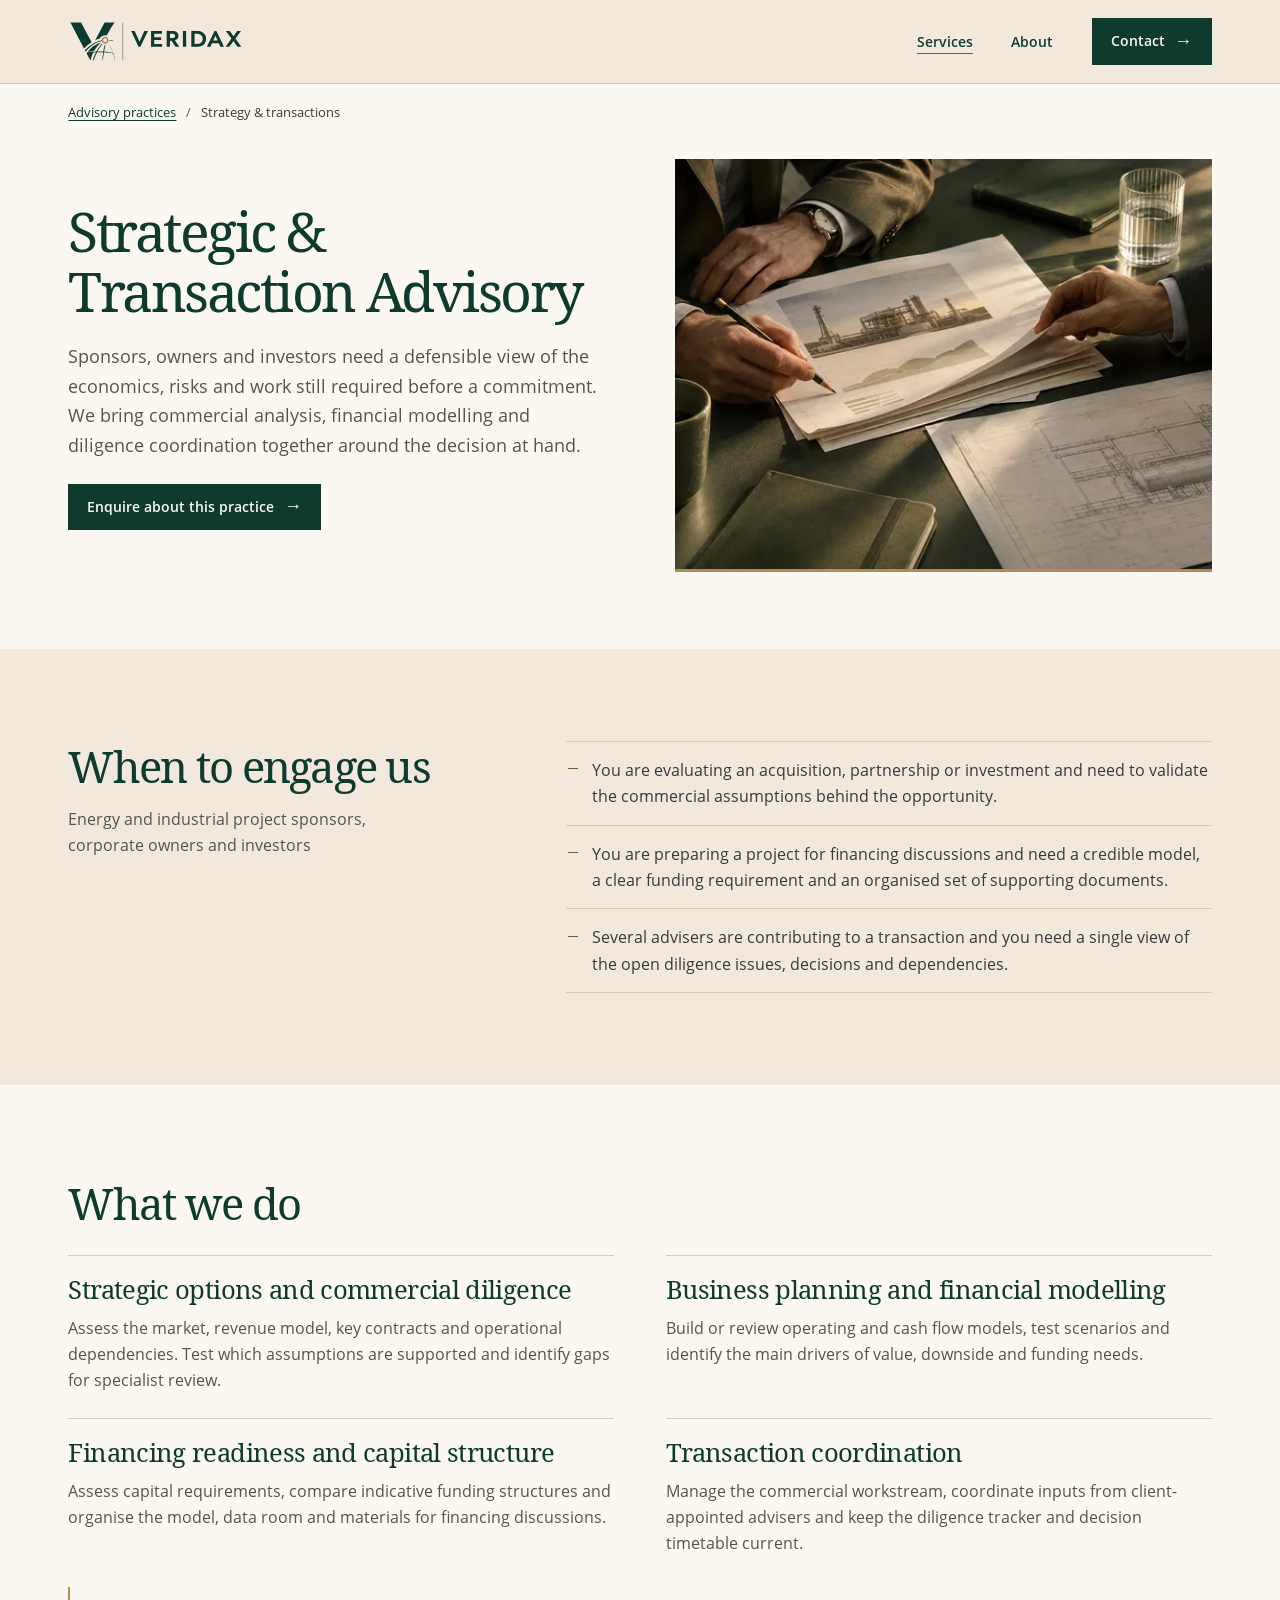
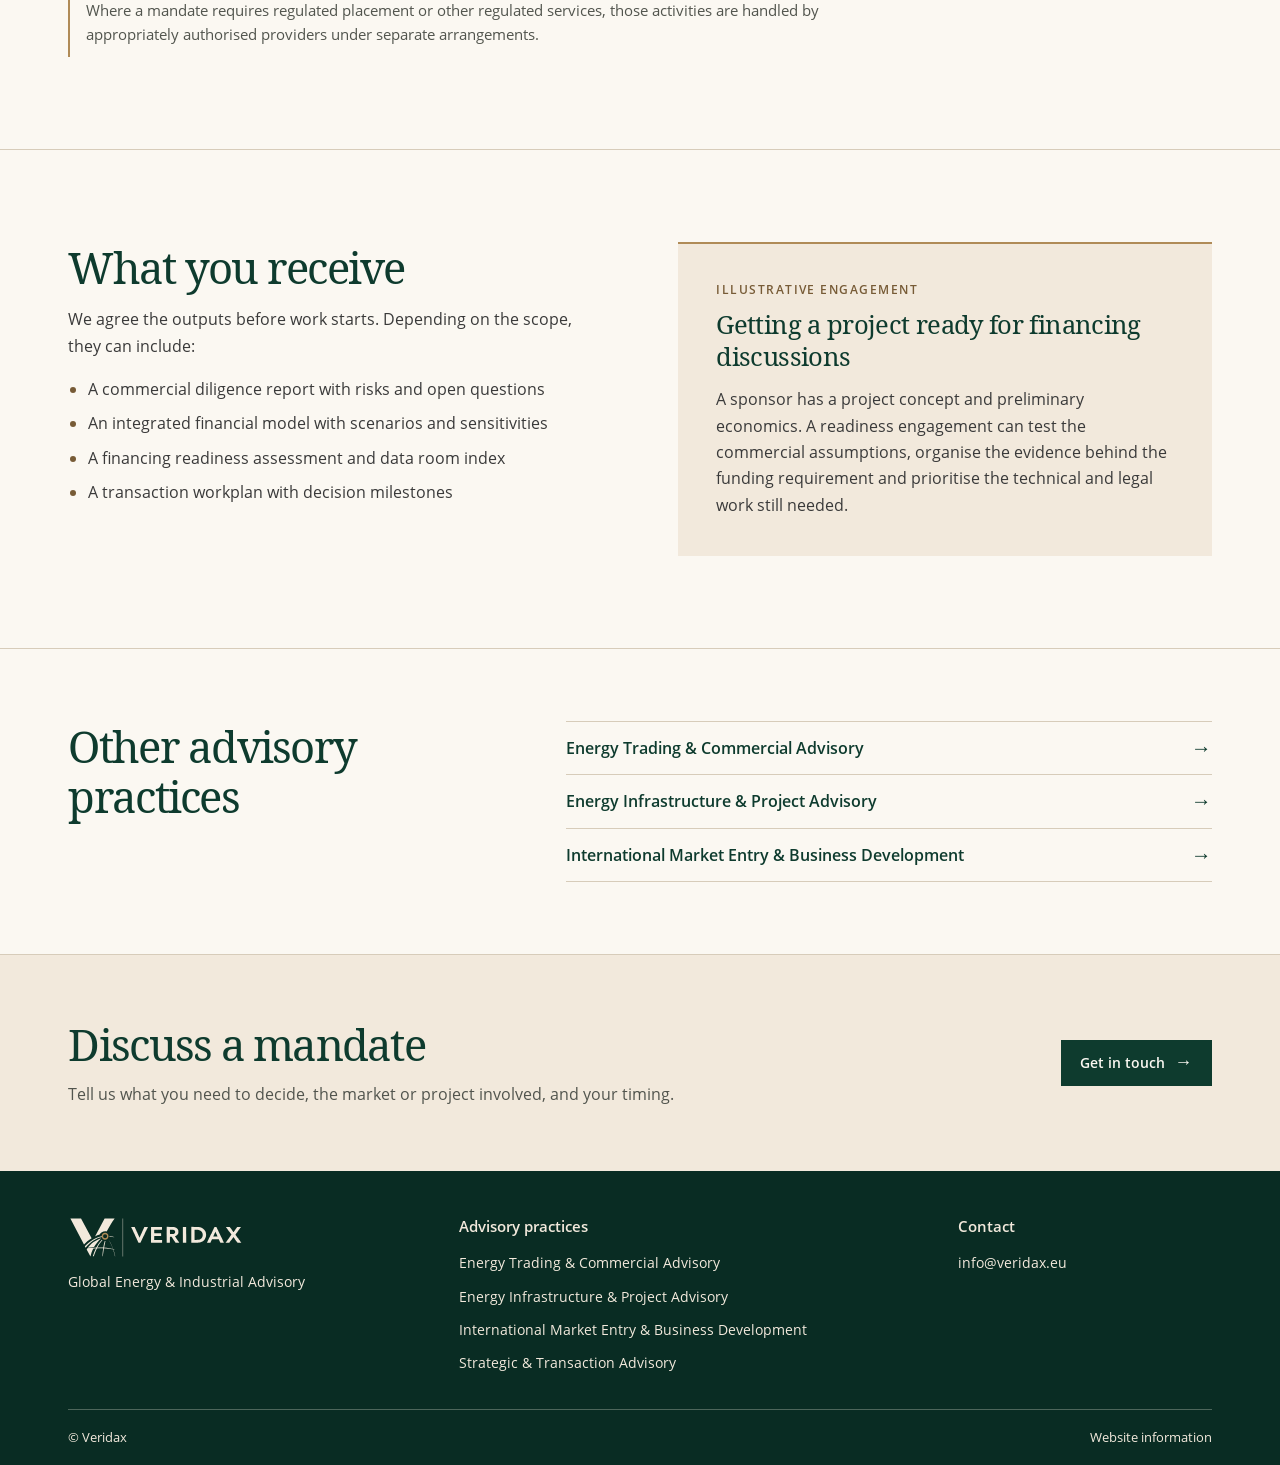
<file: strategic-transaction-advisory.html>
<!doctype html>
<html lang="en">
<head>
  <meta charset="utf-8">
  <meta name="viewport" content="width=device-width, initial-scale=1">
  <title>Strategic &amp; Transaction Advisory | Veridax</title>
  <meta name="description" content="Pressure-test the business case, organise diligence and prepare energy and industrial opportunities for financing or transaction discussions.">
  <meta name="theme-color" content="#F2E9DC">
  <link rel="canonical" href="https://veridax.eu/strategic-transaction-advisory.html">
  <meta property="og:type" content="website">
  <meta property="og:site_name" content="Veridax">
  <meta property="og:title" content="Strategic &amp; Transaction Advisory | Veridax">
  <meta property="og:description" content="Pressure-test the business case, organise diligence and prepare energy and industrial opportunities for financing or transaction discussions.">
  <meta property="og:url" content="https://veridax.eu/strategic-transaction-advisory.html">
  <meta property="og:image" content="https://veridax.eu/veridax-share.jpg">
  <meta property="og:image:width" content="1200">
  <meta property="og:image:height" content="630">
  <meta property="og:image:alt" content="Veridax wordmark and an illustrative coastal energy terminal">
  <meta name="twitter:card" content="summary_large_image">
  <link rel="icon" href="veridax-emblem.svg" type="image/svg+xml">
  <link rel="icon" href="favicon-32.png" type="image/png" sizes="32x32">
  <link rel="apple-touch-icon" href="apple-touch-icon.png">
  <link rel="stylesheet" href="site.css">
  <script src="site.js" defer></script>
  
</head>
<body class="service-page">
  <a class="skip-link" href="#main">Skip to content</a>
  <header class="site-header">
    <div class="wrap header-inner">
      <a class="header-brand" href="index.html" aria-label="Veridax home">
        <img src="veridax-wordmark.svg" alt="Veridax" width="682" height="166">
      </a>
      <nav class="desktop-nav" aria-label="Main navigation"><a href="index.html#services" class="is-current">Services</a>
        <a href="about.html">About</a>
        <a class="button button-primary nav-contact" href="contact.html">Contact <span class="link-arrow" aria-hidden="true">→</span></a></nav>
      <details class="mobile-menu">
        <summary>Menu <span class="menu-icon" aria-hidden="true"></span></summary>
        <nav aria-label="Main navigation"><a href="index.html#services" class="is-current">Services</a>
        <a href="about.html">About</a>
        <a class="button button-primary nav-contact" href="contact.html">Contact <span class="link-arrow" aria-hidden="true">→</span></a></nav>
      </details>
    </div>
  </header>
  <main id="main" tabindex="-1">
    <div class="wrap breadcrumbs"><nav aria-label="Breadcrumb"><a href="index.html#services">Advisory practices</a><span aria-hidden="true">/</span><span aria-current="page">Strategy &amp; transactions</span></nav></div>
    <section class="practice-hero" aria-labelledby="service-title">
      <div class="wrap practice-hero-grid">
        <div class="practice-hero-copy">
          <h1 id="service-title">Strategic &amp; Transaction Advisory</h1><p class="lede">Sponsors, owners and investors need a defensible view of the economics, risks and work still required before a commitment. We bring commercial analysis, financial modelling and diligence coordination together around the decision at hand.</p>
          <a class="button button-primary" href="mailto:info@veridax.eu?subject=Veridax%20enquiry%20%7C%20Strategic%20%26%20Transaction%20Advisory">Enquire about this practice <span class="link-arrow" aria-hidden="true">→</span></a>
        </div>
        <div class="practice-hero-image photo-transaction-advisory"><img src="transaction-advisory-1200.webp" srcset="transaction-advisory-640.webp 640w, transaction-advisory-1200.webp 1200w" sizes="(max-width: 800px) 94vw, (max-width: 1320px) 46vw, 560px" alt="Two people reviewing project documents around a meeting table." width="1200" height="800" decoding="async" fetchpriority="high"></div>
      </div>
    </section>
    <section class="section service-intent" aria-labelledby="engage-title">
      <div class="wrap detail-grid">
        <div><h2 id="engage-title">When to engage us</h2><p class="audience">Energy and industrial project sponsors, corporate owners and investors</p></div>
        <ul class="ruled-list"><li>You are evaluating an acquisition, partnership or investment and need to validate the commercial assumptions behind the opportunity.</li><li>You are preparing a project for financing discussions and need a credible model, a clear funding requirement and an organised set of supporting documents.</li><li>Several advisers are contributing to a transaction and you need a single view of the open diligence issues, decisions and dependencies.</li></ul>
      </div>
    </section>
    <section class="section service-scope" aria-labelledby="scope-title">
      <div class="wrap"><h2 id="scope-title">What we do</h2><div class="capability-grid"><div><h3>Strategic options and commercial diligence</h3><p>Assess the market, revenue model, key contracts and operational dependencies. Test which assumptions are supported and identify gaps for specialist review.</p></div><div><h3>Business planning and financial modelling</h3><p>Build or review operating and cash flow models, test scenarios and identify the main drivers of value, downside and funding needs.</p></div><div><h3>Financing readiness and capital structure</h3><p>Assess capital requirements, compare indicative funding structures and organise the model, data room and materials for financing discussions.</p></div><div><h3>Transaction coordination</h3><p>Manage the commercial workstream, coordinate inputs from client-appointed advisers and keep the diligence tracker and decision timetable current.</p></div></div><p class="scope-note">Where a mandate requires regulated placement or other regulated services, those activities are handled by appropriately authorised providers under separate arrangements.</p></div>
    </section>
    <section class="section" aria-labelledby="deliverable-title">
      <div class="wrap detail-grid delivery-grid">
        <div><h2 id="deliverable-title">What you receive</h2><p>We agree the outputs before work starts. Depending on the scope, they can include:</p><ul class="deliverables-list"><li>A commercial diligence report with risks and open questions</li><li>An integrated financial model with scenarios and sensitivities</li><li>A financing readiness assessment and data room index</li><li>A transaction workplan with decision milestones</li></ul></div>
        <aside class="example"><p class="eyebrow">Illustrative engagement</p><h3>Getting a project ready for financing discussions</h3><p>A sponsor has a project concept and preliminary economics. A readiness engagement can test the commercial assumptions, organise the evidence behind the funding requirement and prioritise the technical and legal work still needed.</p></aside>
      </div>
    </section>
    <section class="section other-practices" aria-labelledby="other-title">
      <div class="wrap detail-grid"><h2 id="other-title">Other advisory practices</h2><ul><li><a href="energy-trading-commercial-advisory.html">Energy Trading &amp; Commercial Advisory <span class="link-arrow" aria-hidden="true">→</span></a></li><li><a href="energy-infrastructure-project-advisory.html">Energy Infrastructure &amp; Project Advisory <span class="link-arrow" aria-hidden="true">→</span></a></li><li><a href="international-market-entry-business-development.html">International Market Entry &amp; Business Development <span class="link-arrow" aria-hidden="true">→</span></a></li></ul></div>
    </section>
    <section class="contact-band" aria-labelledby="contact-band-title">
      <div class="wrap contact-band-inner">
        <div><h2 id="contact-band-title">Discuss a mandate</h2><p>Tell us what you need to decide, the market or project involved, and your timing.</p></div>
        <a class="button button-primary" href="contact.html">Get in touch <span class="link-arrow" aria-hidden="true">→</span></a>
      </div>
    </section>
    </main>
  <footer class="site-footer">
    <div class="wrap">
      <div class="footer-grid">
        <div class="footer-identity">
          <a href="index.html" aria-label="Veridax home"><img src="veridax-wordmark-reverse.svg" alt="Veridax" width="682" height="166"></a>
          <p>Global Energy &amp; Industrial Advisory</p>
        </div>
        <nav aria-label="Advisory practices"><h2>Advisory practices</h2><ul><li><a href="energy-trading-commercial-advisory.html">Energy Trading &amp; Commercial Advisory</a></li>
<li><a href="energy-infrastructure-project-advisory.html">Energy Infrastructure &amp; Project Advisory</a></li>
<li><a href="international-market-entry-business-development.html">International Market Entry &amp; Business Development</a></li>
<li><a href="strategic-transaction-advisory.html">Strategic &amp; Transaction Advisory</a></li></ul></nav>
        <div><h2>Contact</h2><a class="footer-email" href="mailto:info@veridax.eu">info@veridax.eu</a></div>
      </div>
      <div class="footer-bottom"><span>© Veridax</span><a href="website-information.html">Website information</a></div>
    </div>
  </footer>
</body>
</html>
</file>
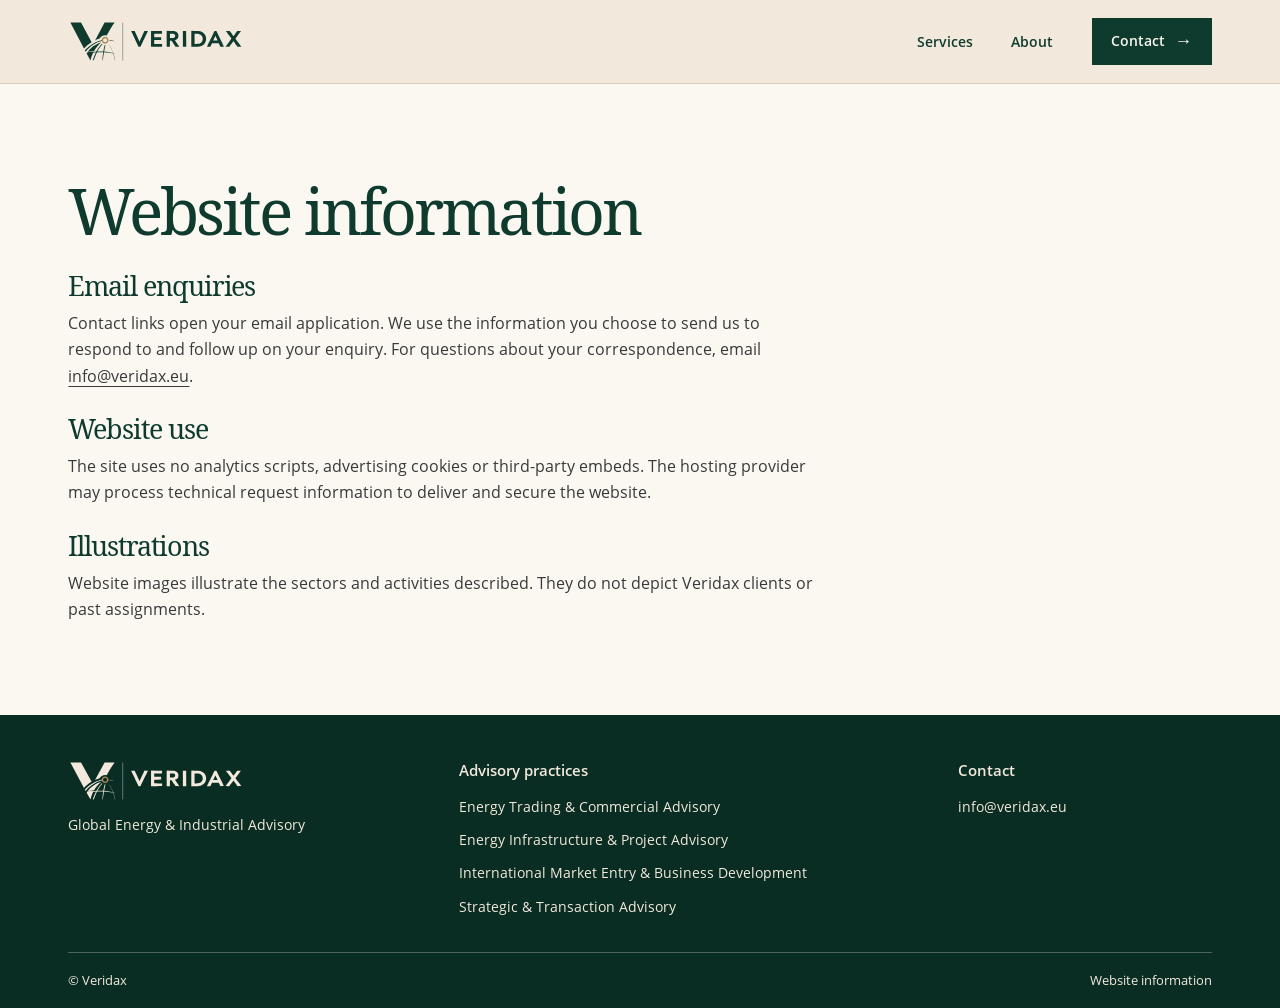
<file: website-information.html>
<!doctype html>
<html lang="en">
<head>
  <meta charset="utf-8">
  <meta name="viewport" content="width=device-width, initial-scale=1">
  <title>Website Information | Veridax</title>
  <meta name="description" content="Information about the Veridax website and contacting the firm.">
  <meta name="theme-color" content="#F2E9DC">
  <link rel="canonical" href="https://veridax.eu/website-information.html">
  <meta property="og:type" content="website">
  <meta property="og:site_name" content="Veridax">
  <meta property="og:title" content="Website Information | Veridax">
  <meta property="og:description" content="Information about the Veridax website and contacting the firm.">
  <meta property="og:url" content="https://veridax.eu/website-information.html">
  <meta property="og:image" content="https://veridax.eu/veridax-share.jpg">
  <meta property="og:image:width" content="1200">
  <meta property="og:image:height" content="630">
  <meta property="og:image:alt" content="Veridax wordmark and an illustrative coastal energy terminal">
  <meta name="twitter:card" content="summary_large_image">
  <link rel="icon" href="veridax-emblem.svg" type="image/svg+xml">
  <link rel="icon" href="favicon-32.png" type="image/png" sizes="32x32">
  <link rel="apple-touch-icon" href="apple-touch-icon.png">
  <link rel="stylesheet" href="site.css">
  <script src="site.js" defer></script>
  
</head>
<body class="information-page">
  <a class="skip-link" href="#main">Skip to content</a>
  <header class="site-header">
    <div class="wrap header-inner">
      <a class="header-brand" href="index.html" aria-label="Veridax home">
        <img src="veridax-wordmark.svg" alt="Veridax" width="682" height="166">
      </a>
      <nav class="desktop-nav" aria-label="Main navigation"><a href="index.html#services">Services</a>
        <a href="about.html">About</a>
        <a class="button button-primary nav-contact" href="contact.html">Contact <span class="link-arrow" aria-hidden="true">→</span></a></nav>
      <details class="mobile-menu">
        <summary>Menu <span class="menu-icon" aria-hidden="true"></span></summary>
        <nav aria-label="Main navigation"><a href="index.html#services">Services</a>
        <a href="about.html">About</a>
        <a class="button button-primary nav-contact" href="contact.html">Contact <span class="link-arrow" aria-hidden="true">→</span></a></nav>
      </details>
    </div>
  </header>
  <main id="main" tabindex="-1">
    <section class="section legal-page" aria-labelledby="information-title"><div class="wrap prose-stack">
      <h1 id="information-title">Website information</h1>
      <div><h2>Email enquiries</h2><p>Contact links open your email application. We use the information you choose to send us to respond to and follow up on your enquiry. For questions about your correspondence, email <a href="mailto:info@veridax.eu">info@veridax.eu</a>.</p></div>
      <div><h2>Website use</h2><p>The site uses no analytics scripts, advertising cookies or third-party embeds. The hosting provider may process technical request information to deliver and secure the website.</p></div>
      <div><h2>Illustrations</h2><p>Website images illustrate the sectors and activities described. They do not depict Veridax clients or past assignments.</p></div>
    </div></section>
    </main>
  <footer class="site-footer">
    <div class="wrap">
      <div class="footer-grid">
        <div class="footer-identity">
          <a href="index.html" aria-label="Veridax home"><img src="veridax-wordmark-reverse.svg" alt="Veridax" width="682" height="166"></a>
          <p>Global Energy &amp; Industrial Advisory</p>
        </div>
        <nav aria-label="Advisory practices"><h2>Advisory practices</h2><ul><li><a href="energy-trading-commercial-advisory.html">Energy Trading &amp; Commercial Advisory</a></li>
<li><a href="energy-infrastructure-project-advisory.html">Energy Infrastructure &amp; Project Advisory</a></li>
<li><a href="international-market-entry-business-development.html">International Market Entry &amp; Business Development</a></li>
<li><a href="strategic-transaction-advisory.html">Strategic &amp; Transaction Advisory</a></li></ul></nav>
        <div><h2>Contact</h2><a class="footer-email" href="mailto:info@veridax.eu">info@veridax.eu</a></div>
      </div>
      <div class="footer-bottom"><span>© Veridax</span><a href="website-information.html">Website information</a></div>
    </div>
  </footer>
</body>
</html>
</file>
<file: site.css>
@font-face {
  font-family: 'Noto Serif';
  src: url('noto-serif-regular.woff') format('woff');
  font-weight: 400;
  font-style: normal;
  font-display: swap;
}

@font-face {
  font-family: 'Noto Serif';
  src: url('noto-serif-italic.woff') format('woff');
  font-weight: 400;
  font-style: italic;
  font-display: swap;
}

@font-face {
  font-family: 'Open Sans';
  src: url('open-sans-regular.woff') format('woff');
  font-weight: 400;
  font-style: normal;
  font-display: swap;
}

@font-face {
  font-family: 'Open Sans';
  src: url('open-sans-semibold.woff') format('woff');
  font-weight: 600;
  font-style: normal;
  font-display: swap;
}

:root {
  --forest: #0e3b2e;
  --forest-deep: #092c23;
  --chalk: #f2e9dc;
  --paper: #fbf8f2;
  --brass: #b08b57;
  --brass-ink: #775b36;
  --graphite: #3a3a3a;
  --muted: #52554e;
  --rule: #d7ccba;
  --serif: 'Noto Serif', Georgia, serif;
  --sans: 'Open Sans', Arial, sans-serif;
  --gutter: clamp(20px, 5.35vw, 82px);
  --max-content: 1320px;
}

*, *::before, *::after { box-sizing: border-box; }
html { color-scheme: light; }
body {
  margin: 0;
  background: var(--paper);
  color: var(--graphite);
  font: 400 16px/1.65 var(--sans);
  -webkit-font-smoothing: antialiased;
}

img { display: block; max-width: 100%; }
button { font: inherit; }
a { color: inherit; text-underline-offset: .23em; }
button, summary { cursor: pointer; }
button[hidden] { display: none; }
:focus-visible { outline: 2px solid var(--forest); outline-offset: 5px; }
.site-footer :focus-visible, .approach-band :focus-visible { outline-color: var(--chalk); }
main:focus { outline: none; }

h1, h2, h3 { margin: 0; color: var(--forest); font-family: var(--serif); font-weight: 400; }
h1, h2 { text-wrap: balance; }
h1 { font-size: clamp(2.45rem, 5vw, 4.75rem); line-height: 1.09; letter-spacing: -.046em; }
h2 { font-size: clamp(2rem, 3.4vw, 3.45rem); line-height: 1.15; letter-spacing: -.04em; }
h3 { font-size: clamp(1.32rem, 2vw, 1.75rem); line-height: 1.25; letter-spacing: -.025em; }
p { margin: 0; }
p + p { margin-top: .95rem; }
ul, ol { margin: 0; }

.wrap { width: min(calc(100% - var(--gutter) * 2), var(--max-content)); margin-inline: auto; }
.section { padding-block: clamp(58px, 7.2vw, 110px); }
.eyebrow {
  color: var(--brass-ink);
  font-size: .73rem;
  font-weight: 600;
  letter-spacing: .125em;
  line-height: 1.45;
  text-transform: uppercase;
}
.lede { color: var(--muted); font-size: clamp(1rem, 1.37vw, 1.19rem); line-height: 1.7; }
.actions { display: flex; align-items: center; flex-wrap: wrap; gap: 14px 24px; }
.button, .text-link {
  display: inline-flex;
  align-items: center;
  justify-content: center;
  gap: .72em;
  min-height: 44px;
  color: var(--forest);
  font-size: .87rem;
  font-weight: 600;
  line-height: 1.3;
  text-decoration: none;
}
.button { padding: 13px 18px; border: 1px solid transparent; }
.button-primary { color: var(--paper); background: var(--forest); }
.button-primary:hover { background: #18513f; }
.button-primary[aria-current='page'] { box-shadow: inset 0 -3px var(--brass); }
.text-link:hover { text-decoration: underline; }
.text-link-light { color: var(--chalk); }
.link-arrow { display: inline-block; font: 400 1.28em/1 Arial, sans-serif; }

.skip-link {
  position: fixed;
  inset: 10px auto auto 10px;
  z-index: 20;
  transform: translateY(-150%);
  padding: 12px 17px;
  color: white;
  background: var(--forest);
}
.skip-link:focus { transform: none; }
.site-header { position: relative; z-index: 5; background: var(--chalk); border-bottom: 1px solid var(--rule); }
.header-inner { min-height: 83px; display: flex; align-items: center; justify-content: space-between; gap: 24px; }
.header-brand { display: block; width: 175px; }
.header-brand img, .footer-identity img { width: 100%; height: auto; }
.desktop-nav { display: flex; align-items: center; gap: clamp(22px, 3vw, 43px); }
.desktop-nav > a:not(.button), .mobile-menu nav > a:not(.button) {
  color: var(--forest);
  font-size: .89rem;
  font-weight: 600;
  text-decoration: none;
  padding-block: 10px;
}
.desktop-nav a:not(.button):is(:hover, [aria-current], .is-current), .mobile-menu nav a:not(.button):is(:hover, [aria-current], .is-current) {
  text-decoration: underline;
  text-decoration-color: var(--brass-ink);
  text-underline-offset: .45em;
}
.nav-contact { min-width: 116px; }
.mobile-menu { display: none; }
.mobile-menu summary {
  display: flex;
  align-items: center;
  justify-content: center;
  gap: 10px;
  min-height: 44px;
  list-style: none;
  padding: 9px 13px;
  border: 1px solid var(--rule);
  color: var(--forest);
  font-size: .86rem;
  font-weight: 600;
}
.mobile-menu summary::-webkit-details-marker { display: none; }
.menu-icon { position: relative; display: inline-block; width: 16px; height: 14px; }
.menu-icon::before, .menu-icon::after { position: absolute; left: 0; width: 16px; height: 1px; content: ''; background: currentColor; }
.menu-icon::before { top: 4px; }
.menu-icon::after { top: 10px; }
.mobile-menu[open] .menu-icon::before { transform: translateY(3px) rotate(45deg); }
.mobile-menu[open] .menu-icon::after { transform: translateY(-3px) rotate(-45deg); }
.mobile-menu nav {
  position: absolute;
  z-index: 4;
  inset: 100% var(--gutter) auto;
  display: grid;
  padding: 12px 17px 17px;
  border: 1px solid var(--rule);
  background: var(--chalk);
  box-shadow: 0 12px 18px rgba(9, 44, 35, .12);
}
.mobile-menu nav .button { margin-top: 7px; justify-self: start; }

.home-hero {
  background: var(--chalk) url('field-lines.svg') left -220px bottom -260px / 660px auto no-repeat;
  padding-block: clamp(32px, 4.3vw, 68px) clamp(42px, 5.6vw, 84px);
}
.home-hero-grid {
  display: grid;
  grid-template-columns: minmax(0, .88fr) minmax(0, 1.12fr);
  gap: clamp(35px, 5vw, 80px);
  align-items: center;
}
.home-hero-copy .eyebrow { margin-bottom: 23px; }
.home-hero h1 { font-size: clamp(3.05rem, 5.47vw, 5.25rem); line-height: 1.025; text-wrap: initial; }
.home-hero h1 em { font-weight: inherit; }
.home-hero-copy .lede { max-width: 33em; margin-top: 25px; }
.home-hero-copy .actions { margin-top: 27px; }
.home-hero-image {
  position: relative;
  isolation: isolate;
  min-width: 0;
  aspect-ratio: 1.215;
  background: #5b6861;
}
.home-hero-image::after {
  position: absolute;
  inset: auto 0 0;
  height: 3px;
  background: var(--brass);
  content: '';
}
.home-hero-image img, .practice-photo img, .practice-hero-image img { width: 100%; height: 100%; object-fit: cover; }
.home-hero-image img { object-position: 55% 53%; }

.section-heading { margin-bottom: 32px; }
.heading-pair { display: grid; grid-template-columns: 1.07fr .93fr; gap: 18px clamp(35px, 6.25vw, 100px); align-items: end; }
.heading-pair > p, .heading-pair > div { max-width: 37em; color: var(--muted); }
.practices-section { scroll-margin-block-start: 12px; }
.practice-grid { display: grid; grid-template-columns: repeat(2, minmax(0, 1fr)); gap: 25px; }
.practice-card { display: flex; background: #fdfbf7; border: 1px solid var(--rule); }
.practice-card > a { display: flex; flex: 1; flex-direction: column; text-decoration: none; min-width: 0; }
.practice-photo { aspect-ratio: 2.24; overflow: hidden; background: #c5c6bb; }
.practice-photo img { transition: transform 260ms ease-out; }
.practice-card a:hover img { transform: scale(1.035); }
.practice-card-body { display: flex; flex: 1; flex-direction: column; align-items: start; padding: clamp(20px, 3vw, 33px); }
.practice-card-body h3 { max-width: 23em; }
.practice-card-body p { margin-top: 12px; margin-bottom: 17px; color: var(--muted); }
.practice-card-link {
  display: inline-flex;
  gap: .65em;
  align-items: center;
  margin-top: auto;
  color: var(--forest);
  font-size: .86rem;
  font-weight: 600;
}
.practice-card a:hover .practice-card-link { text-decoration: underline; }
.photo-energy-trading img { object-position: 48% 51%; }
.photo-energy-infrastructure img { object-position: 51% 51%; }
.photo-market-entry img { object-position: 52% 55%; }
.photo-transaction-advisory img { object-position: 51% 52%; }

.approach-band {
  background: var(--forest) url('field-lines-reverse.svg') left -130px bottom -230px / 690px auto no-repeat;
  color: var(--chalk);
}
.approach-band h2 { color: var(--chalk); max-width: 14em; }
.approach-band p { margin-top: 19px; max-width: 30em; }
.approach-band .text-link { margin-top: 13px; }
.approach-grid { display: grid; grid-template-columns: 1.02fr .98fr; gap: clamp(32px, 7.4vw, 112px); }
.approach-list { list-style: none; padding: 0; border-top: 1px solid rgba(242, 233, 220, .32); }
.approach-list li { padding: 17px 0 19px; border-bottom: 1px solid rgba(242, 233, 220, .32); }
.approach-list strong { display: block; margin-bottom: 4px; color: #fffaf1; font-weight: 600; }
.approach-list span { display: block; color: var(--chalk); }
.markets-section .heading-pair { align-items: start; }
.markets-section h2 { max-width: 14em; }

.contact-band { padding-block: clamp(40px, 5vw, 72px); background: var(--chalk); border-top: 1px solid var(--rule); }
.contact-band-inner { display: flex; align-items: center; justify-content: space-between; gap: 26px; }
.contact-band p { margin-top: 12px; color: var(--muted); }
.contact-band a { flex-shrink: 0; }
.site-footer { background: var(--forest-deep); color: var(--chalk); padding-top: 45px; }
.footer-grid { display: grid; grid-template-columns: minmax(160px, .9fr) minmax(290px, 1.2fr) minmax(160px, .7fr); gap: 24px clamp(26px, 5vw, 78px); }
.footer-identity a { display: block; max-width: 175px; }
.footer-identity p { margin-top: 12px; font-size: .85rem; }
.site-footer h2 { color: var(--chalk); font: 600 .91rem/1.45 var(--sans); letter-spacing: 0; margin-bottom: 12px; }
.site-footer ul { list-style: none; padding: 0; display: grid; gap: 7px; }
.site-footer a { text-decoration: none; }
.site-footer a:hover { text-decoration: underline; }
.site-footer nav a, .footer-email { font-size: .87rem; }
.footer-email { overflow-wrap: anywhere; }
.footer-bottom { border-top: 1px solid #4d665b; margin-top: 33px; padding: 17px 0; display: flex; flex-wrap: wrap; justify-content: space-between; gap: 12px 24px; font-size: .79rem; }

.breadcrumbs { padding-block: 18px 14px; font-size: .81rem; }
.breadcrumbs nav { display: flex; flex-wrap: wrap; align-items: baseline; gap: 5px 10px; }
.breadcrumbs a { color: var(--forest); }
.breadcrumbs [aria-hidden] { color: var(--brass-ink); }
.practice-hero { padding-block: 22px clamp(45px, 6vw, 80px); }
.practice-hero-grid { display: grid; grid-template-columns: 1fr 1fr; gap: clamp(30px, 5.5vw, 85px); align-items: center; }
.practice-hero h1 { font-size: clamp(2.45rem, 4.32vw, 4.25rem); text-wrap: initial; }
.practice-hero .lede { margin-top: 20px; }
.practice-hero .button, .practice-hero .text-link { margin-top: 23px; }
.practice-hero-image { aspect-ratio: 1.3; background: #c5c6bb; }
.practice-hero-image img { border-bottom: 3px solid var(--brass); }
.about-hero { padding-top: clamp(43px, 6.2vw, 86px); }
.about-hero .eyebrow { margin-bottom: 16px; }
.service-intent { background: var(--chalk); }
.detail-grid { display: grid; grid-template-columns: minmax(0, .76fr) minmax(0, 1.24fr); gap: clamp(25px, 8vw, 120px); align-items: start; }
.audience { margin-top: 15px; max-width: 22em; color: var(--muted); }
.ruled-list { list-style: none; padding: 0; border-top: 1px solid var(--rule); }
.ruled-list li { position: relative; border-bottom: 1px solid var(--rule); padding: 15px 0 15px 26px; }
.ruled-list li::before { position: absolute; top: 1.64em; left: 2px; content: ''; width: 10px; height: 1px; background: var(--brass-ink); }
.service-scope { border-bottom: 1px solid var(--rule); }
.capability-grid { display: grid; grid-template-columns: repeat(2, minmax(0, 1fr)); gap: 24px 52px; margin-top: 27px; }
.capability-grid > div { border-top: 1px solid var(--rule); padding-top: 18px; }
.capability-grid p, .prose-stack h3 + p { margin-top: 9px; color: var(--muted); }
.engagement-grid { grid-template-columns: repeat(3, minmax(0, 1fr)); gap: 23px 33px; }
.scope-note { max-width: 57em; margin-top: 30px; padding: 11px 0 11px 16px; border-left: 2px solid var(--brass); color: var(--muted); font-size: .91rem; }
.delivery-grid { grid-template-columns: minmax(0, 1fr) minmax(0, 1fr); gap: clamp(25px, 6vw, 90px); }
.delivery-grid h2 + p { margin-top: 14px; }
.deliverables-list { margin-top: 13px; padding-left: 1.23em; }
.deliverables-list li { padding: 4px 0; }
.deliverables-list li::marker { color: var(--brass-ink); }
.example { background: var(--chalk); border-top: 2px solid var(--brass); padding: clamp(21px, 3vw, 38px); }
.example h3 { margin-top: 10px; }
.example p:not(.eyebrow) { margin-top: 13px; }
.other-practices { padding-block: clamp(45px, 5.6vw, 80px); border-top: 1px solid var(--rule); }
.other-practices ul { list-style: none; padding: 0; border-top: 1px solid var(--rule); }
.other-practices a { display: flex; justify-content: space-between; align-items: center; gap: 14px; padding: 13px 0; border-bottom: 1px solid var(--rule); color: var(--forest); font-weight: 600; text-decoration: none; }
.other-practices a:hover { text-decoration: underline; }
.prose-stack { display: grid; gap: 25px; }

.contact-page-hero { padding-block: clamp(48px, 8vw, 120px); background: var(--chalk) url('field-lines.svg') left -205px bottom -275px / 640px auto no-repeat; }
.contact-page-grid { display: grid; grid-template-columns: 1.01fr .99fr; align-items: center; gap: clamp(28px, 7vw, 95px); }
.contact-page-grid .lede { max-width: 32em; margin-top: 18px; }
.email-panel { background: var(--paper); border: 1px solid var(--rule); border-top: 3px solid var(--brass); padding: clamp(21px, 3vw, 43px); }
.email-panel h2 { font-size: clamp(1.4rem, 2.4vw, 2rem); }
.contact-address { display: inline-block; margin-top: 12px; color: var(--forest); font-size: clamp(1.15rem, 2.7vw, 2.25rem); font-weight: 600; overflow-wrap: anywhere; }
.email-actions { margin-top: 20px; gap: 10px; }
.copy-button { min-height: 44px; padding: 8px 12px; background: transparent; border: 1px solid var(--rule); color: var(--forest); font-size: .86rem; font-weight: 600; }
.copy-button:hover { border-color: var(--forest); }
.copy-status:not(:empty) { margin-top: 12px; font-size: .85rem; color: var(--forest); }
.legal-page .prose-stack { max-width: 755px; margin-inline-start: max(var(--gutter), calc((100% - var(--max-content)) / 2)); }
.legal-page h2 { font-size: clamp(1.35rem, 2.1vw, 1.95rem); margin-bottom: 8px; }
.legal-page p a { overflow-wrap: anywhere; }

@media (max-width: 1050px) {
  .home-hero-copy .actions { column-gap: 15px; }
  .home-hero h1 { font-size: clamp(3rem, 6vw, 4.25rem); }
  .footer-grid { grid-template-columns: minmax(145px, .75fr) minmax(245px, 1.25fr) minmax(148px, .64fr); gap: 22px; }
}

@media (max-width: 800px) {
  .home-hero-grid, .practice-hero-grid { grid-template-columns: 1fr; gap: 29px; }
  .home-hero { padding-top: 40px; }
  .home-hero h1 { font-size: clamp(3.05rem, 8.1vw, 4.45rem); }
  .hero-title-break { display: none; }
  .home-hero-copy .eyebrow { margin-bottom: 16px; }
  .home-hero-copy .lede { margin-top: 18px; }
  .home-hero-copy .actions { margin-top: 20px; }
  .home-hero-image { aspect-ratio: 1.63; }
  .practice-hero-image { aspect-ratio: 1.68; }
  .practice-hero h1 { max-width: 17em; }
  .practice-hero .lede { max-width: 39em; }
  .detail-grid, .delivery-grid { gap: 27px; }
  .approach-grid { gap: 28px; }
  .footer-grid { grid-template-columns: 1fr 1.35fr; }
}

@media (max-width: 700px) {
  .header-inner { min-height: 66px; }
  .header-brand { width: 144px; }
  .desktop-nav { display: none; }
  .mobile-menu { display: block; }
  .heading-pair, .practice-grid, .approach-grid, .detail-grid, .delivery-grid, .contact-page-grid { grid-template-columns: 1fr; }
  .heading-pair { gap: 12px; }
  .section-heading { margin-bottom: 22px; }
  .practice-grid { gap: 20px; }
  .practice-photo { aspect-ratio: 1.94; }
  .practice-card-body { padding: 20px; }
  .practice-card-body p { margin-bottom: 13px; }
  .contact-band-inner { align-items: start; flex-direction: column; gap: 16px; }
  .capability-grid { column-gap: 22px; }
  .engagement-grid { grid-template-columns: 1fr; }
  .service-intent .audience { max-width: 28em; }
  .contact-page-hero { background-position: left -270px bottom -275px; }
}

@media (max-width: 470px) {
  .home-hero h1 { font-size: clamp(2.58rem, 10.7vw, 3.3rem); }
  .home-hero { padding-top: 34px; }
  .home-hero-image { aspect-ratio: 1.39; }
  .actions { gap: 6px 16px; }
  .capability-grid, .footer-grid { grid-template-columns: 1fr; }
  .footer-grid { gap: 26px; }
  .footer-bottom { margin-top: 25px; }
}

@media (prefers-reduced-motion: reduce) {
  *, *::before, *::after { transition-duration: 0s !important; animation-duration: 0s !important; }
}
</file>
